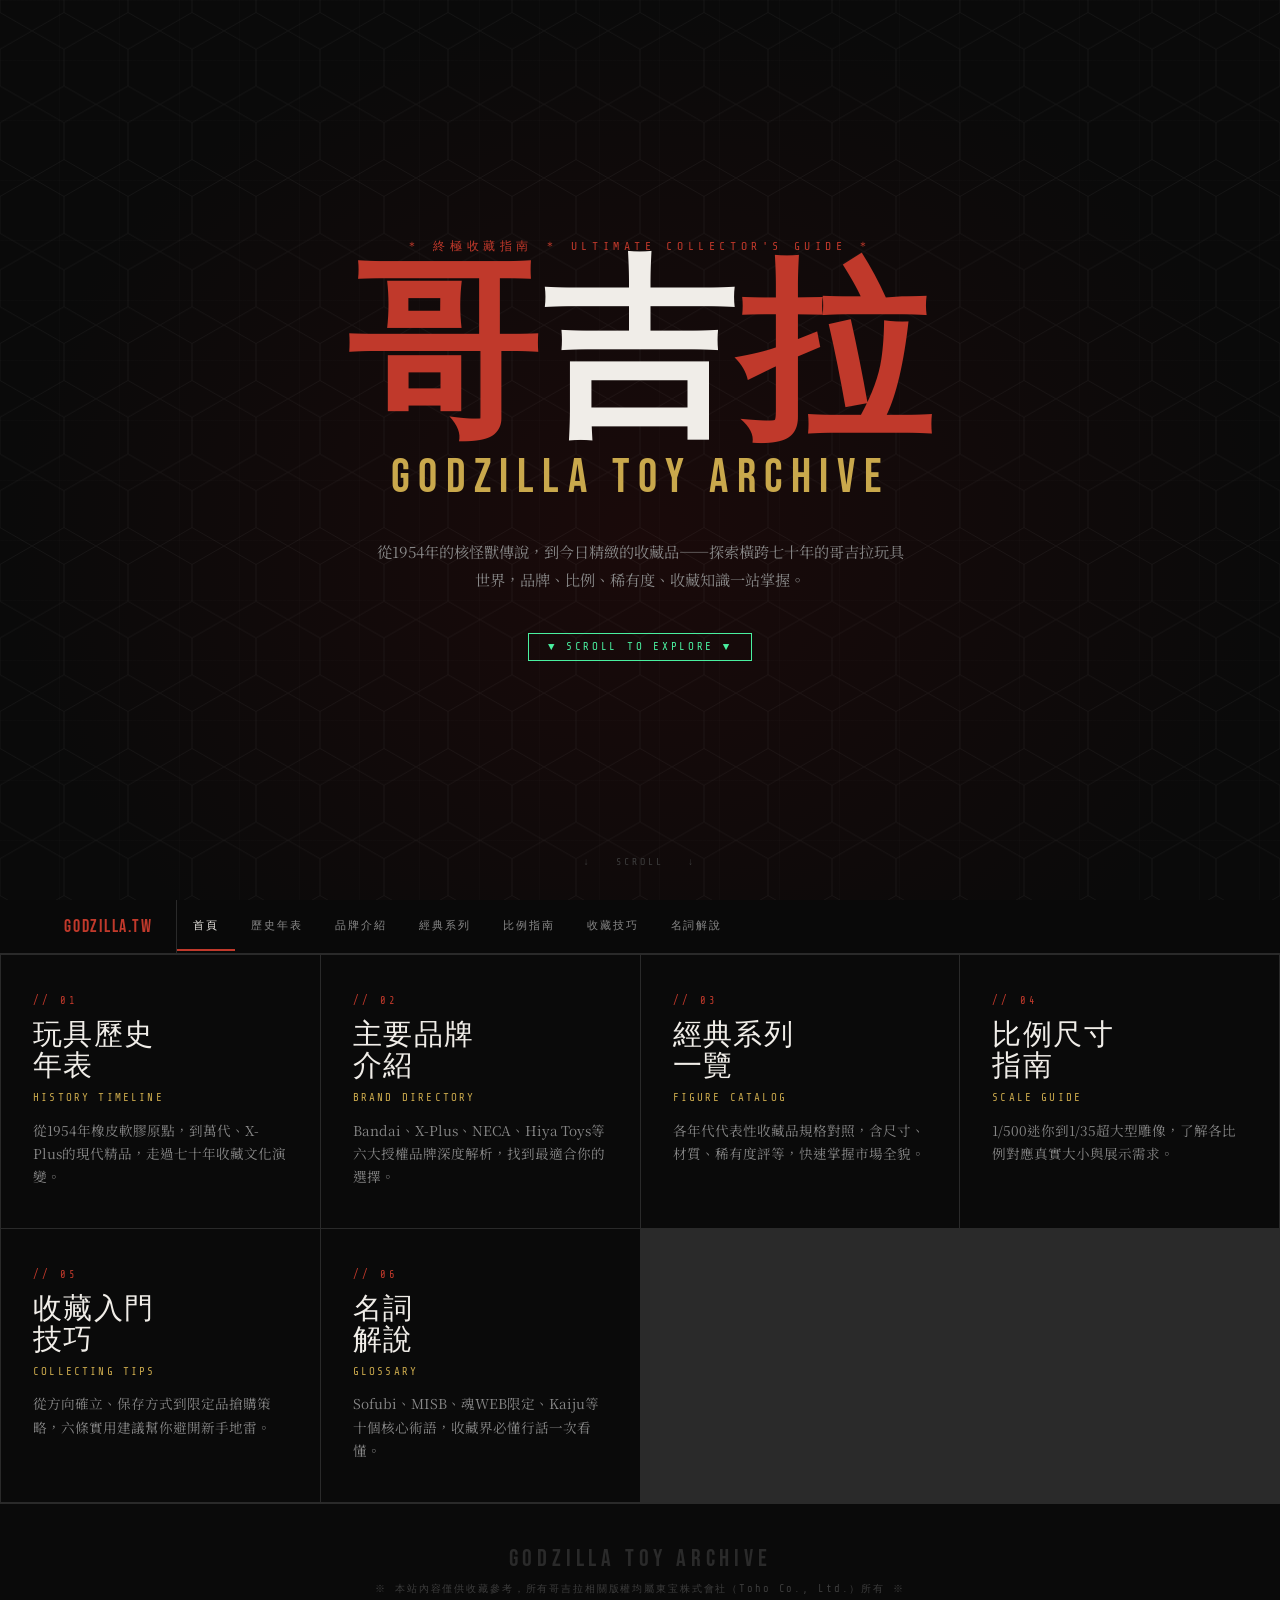
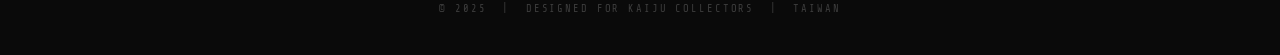
<file: index.html>
<!DOCTYPE html>
<html lang="zh-TW">
<head>
<meta charset="UTF-8">
<meta name="viewport" content="width=device-width, initial-scale=1.0">
<title>哥吉拉玩具圖鑑 GODZILLA TOY ARCHIVE</title>
<link rel="stylesheet" href="style.css">
<style>
  .hero {
    min-height: 100vh;
    display: flex;
    flex-direction: column;
    justify-content: center;
    align-items: center;
    position: relative;
    background: radial-gradient(ellipse at 50% 60%, #1a0a0a 0%, #0a0a0a 70%);
    overflow: hidden;
    text-align: center;
    padding: 4rem 2rem;
  }
  .hero::before {
    content: '';
    position: absolute; inset: 0;
    background-image:
      repeating-linear-gradient(0deg, transparent, transparent 59px, rgba(255,255,255,0.025) 60px),
      repeating-linear-gradient(90deg, transparent, transparent 59px, rgba(255,255,255,0.025) 60px);
    pointer-events: none;
  }
  .hero-scales { position: absolute; inset: 0; overflow: hidden; pointer-events: none; opacity: 0.06; }
  .hero-scales svg { width: 100%; height: 100%; }
  .hero-eyebrow { font-family: var(--font-mono); font-size: 0.72rem; letter-spacing: 0.4em; color: var(--kaiju-red); margin-bottom: 1.5rem; animation: fadeUp 1s ease both; }
  .hero-title { font-family: var(--font-title); font-size: clamp(5rem, 15vw, 13rem); line-height: 0.85; letter-spacing: 0.02em; color: var(--kaiju-white); animation: fadeUp 1s 0.1s ease both; }
  .hero-title span.red { color: var(--kaiju-red); }
  .hero-subtitle { font-family: var(--font-title); font-size: clamp(1.5rem, 4vw, 3rem); letter-spacing: 0.18em; color: var(--kaiju-gold); margin-top: 0.5rem; animation: fadeUp 1s 0.2s ease both; }
  .hero-desc { max-width: 540px; font-size: 0.95rem; line-height: 1.8; color: var(--kaiju-light); margin-top: 2rem; animation: fadeUp 1s 0.3s ease both; }
  .hero-badge { display: inline-block; margin-top: 2.5rem; font-family: var(--font-mono); font-size: 0.68rem; letter-spacing: 0.25em; color: var(--kaiju-atomic); border: 1px solid var(--kaiju-atomic); padding: 0.4rem 1.2rem; animation: fadeUp 1s 0.4s ease both, pulse 3s 2s ease infinite; }
  .scroll-hint { position: absolute; bottom: 2rem; left: 50%; transform: translateX(-50%); font-family: var(--font-mono); font-size: 0.62rem; letter-spacing: 0.3em; color: var(--kaiju-mid); animation: bounce 2s ease infinite; }
  @keyframes pulse { 0%,100%{opacity:1} 50%{opacity:0.4} }
  @keyframes bounce { 0%,100%{transform:translateX(-50%) translateY(0)} 50%{transform:translateX(-50%) translateY(8px)} }

  .index-grid { display: grid; grid-template-columns: repeat(auto-fill, minmax(280px, 1fr)); gap: 1px; background: var(--kaiju-gray); border: 1px solid var(--kaiju-gray); margin-top: 0; }
  .index-card { background: var(--kaiju-dark); padding: 2.5rem 2rem; text-decoration: none; display: block; transition: background 0.25s; position: relative; overflow: hidden; }
  .index-card:hover { background: var(--kaiju-charcoal); }
  .index-card::after { content: '→'; position: absolute; bottom: 1.5rem; right: 1.5rem; font-family: var(--font-mono); font-size: 1rem; color: var(--kaiju-red); opacity: 0; transform: translateX(-6px); transition: opacity 0.2s, transform 0.2s; }
  .index-card:hover::after { opacity: 1; transform: translateX(0); }
  .index-num { font-family: var(--font-mono); font-size: 0.65rem; letter-spacing: 0.3em; color: var(--kaiju-red); margin-bottom: 0.8rem; }
  .index-title { font-family: var(--font-title); font-size: 1.8rem; letter-spacing: 0.05em; color: var(--kaiju-white); margin-bottom: 0.5rem; line-height: 1.1; }
  .index-sub { font-family: var(--font-mono); font-size: 0.68rem; letter-spacing: 0.2em; color: var(--kaiju-gold); margin-bottom: 0.9rem; }
  .index-desc { font-size: 0.85rem; line-height: 1.7; color: var(--kaiju-light); }
</style>
</head>
<body>

<div class="hero">
  <div class="hero-scales">
    <svg viewBox="0 0 800 800" preserveAspectRatio="xMidYMid slice">
      <defs><pattern id="hex" x="0" y="0" width="40" height="46" patternUnits="userSpaceOnUse">
        <polygon points="20,0 40,11.5 40,34.5 20,46 0,34.5 0,11.5" fill="none" stroke="white" stroke-width="0.5"/>
      </pattern></defs>
      <rect width="800" height="800" fill="url(#hex)"/>
    </svg>
  </div>
  <p class="hero-eyebrow">＊ 終極收藏指南 ＊ ULTIMATE COLLECTOR'S GUIDE ＊</p>
  <h1 class="hero-title"><span class="red">哥</span>吉<span class="red">拉</span></h1>
  <p class="hero-subtitle">GODZILLA TOY ARCHIVE</p>
  <p class="hero-desc">從1954年的核怪獸傳說，到今日精緻的收藏品——探索橫跨七十年的哥吉拉玩具世界，品牌、比例、稀有度、收藏知識一站掌握。</p>
  <span class="hero-badge">▼ SCROLL TO EXPLORE ▼</span>
  <div class="scroll-hint">↓ &nbsp; SCROLL &nbsp; ↓</div>
</div>

<nav>
  <div class="nav-inner">
    <a class="nav-logo" href="index.html">GODZILLA.TW</a>
    <a class="nav-link active" href="index.html">首頁</a>
    <a class="nav-link" href="history.html">歷史年表</a>
    <a class="nav-link" href="brands.html">品牌介紹</a>
    <a class="nav-link" href="figures.html">經典系列</a>
    <a class="nav-link" href="scale.html">比例指南</a>
    <a class="nav-link" href="collecting.html">收藏技巧</a>
    <a class="nav-link" href="glossary.html">名詞解說</a>
  </div>
</nav>

<div class="index-grid">
  <a class="index-card" href="history.html">
    <div class="index-num">// 01</div>
    <div class="index-title">玩具歷史<br>年表</div>
    <div class="index-sub">HISTORY TIMELINE</div>
    <p class="index-desc">從1954年橡皮軟膠原點，到萬代、X-Plus的現代精品，走過七十年收藏文化演變。</p>
  </a>
  <a class="index-card" href="brands.html">
    <div class="index-num">// 02</div>
    <div class="index-title">主要品牌<br>介紹</div>
    <div class="index-sub">BRAND DIRECTORY</div>
    <p class="index-desc">Bandai、X-Plus、NECA、Hiya Toys等六大授權品牌深度解析，找到最適合你的選擇。</p>
  </a>
  <a class="index-card" href="figures.html">
    <div class="index-num">// 03</div>
    <div class="index-title">經典系列<br>一覽</div>
    <div class="index-sub">FIGURE CATALOG</div>
    <p class="index-desc">各年代代表性收藏品規格對照，含尺寸、材質、稀有度評等，快速掌握市場全貌。</p>
  </a>
  <a class="index-card" href="scale.html">
    <div class="index-num">// 04</div>
    <div class="index-title">比例尺寸<br>指南</div>
    <div class="index-sub">SCALE GUIDE</div>
    <p class="index-desc">1/500迷你到1/35超大型雕像，了解各比例對應真實大小與展示需求。</p>
  </a>
  <a class="index-card" href="collecting.html">
    <div class="index-num">// 05</div>
    <div class="index-title">收藏入門<br>技巧</div>
    <div class="index-sub">COLLECTING TIPS</div>
    <p class="index-desc">從方向確立、保存方式到限定品搶購策略，六條實用建議幫你避開新手地雷。</p>
  </a>
  <a class="index-card" href="glossary.html">
    <div class="index-num">// 06</div>
    <div class="index-title">名詞<br>解說</div>
    <div class="index-sub">GLOSSARY</div>
    <p class="index-desc">Sofubi、MISB、魂WEB限定、Kaiju等十個核心術語，收藏界必懂行話一次看懂。</p>
  </a>
</div>

<footer>
  <div class="footer-title">GODZILLA TOY ARCHIVE</div>
  <p class="footer-text">※ 本站內容僅供收藏參考，所有哥吉拉相關版權均屬東宝株式會社（Toho Co., Ltd.）所有 ※</p>
  <p class="footer-text" style="margin-top:0.4rem;">© 2025 &nbsp;|&nbsp; DESIGNED FOR KAIJU COLLECTORS &nbsp;|&nbsp; TAIWAN</p>
</footer>
</body>
</html>
</file>
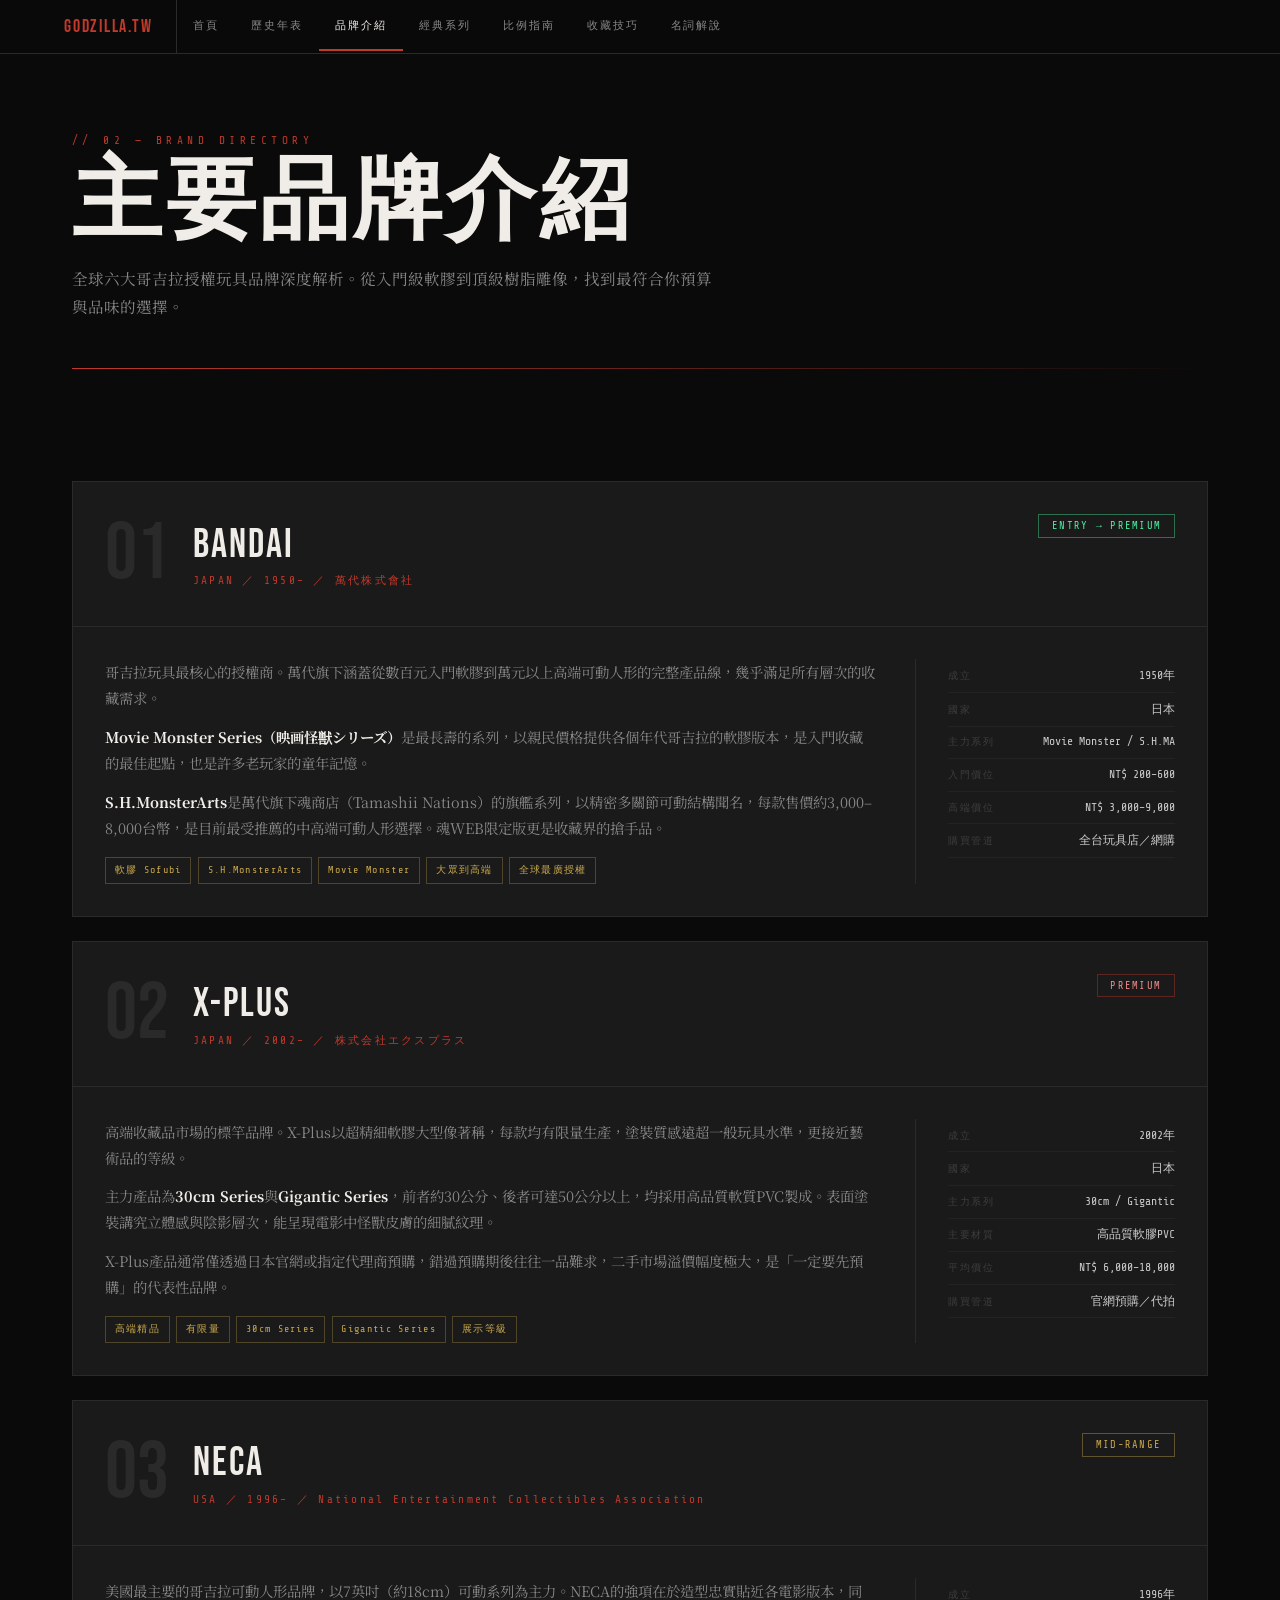
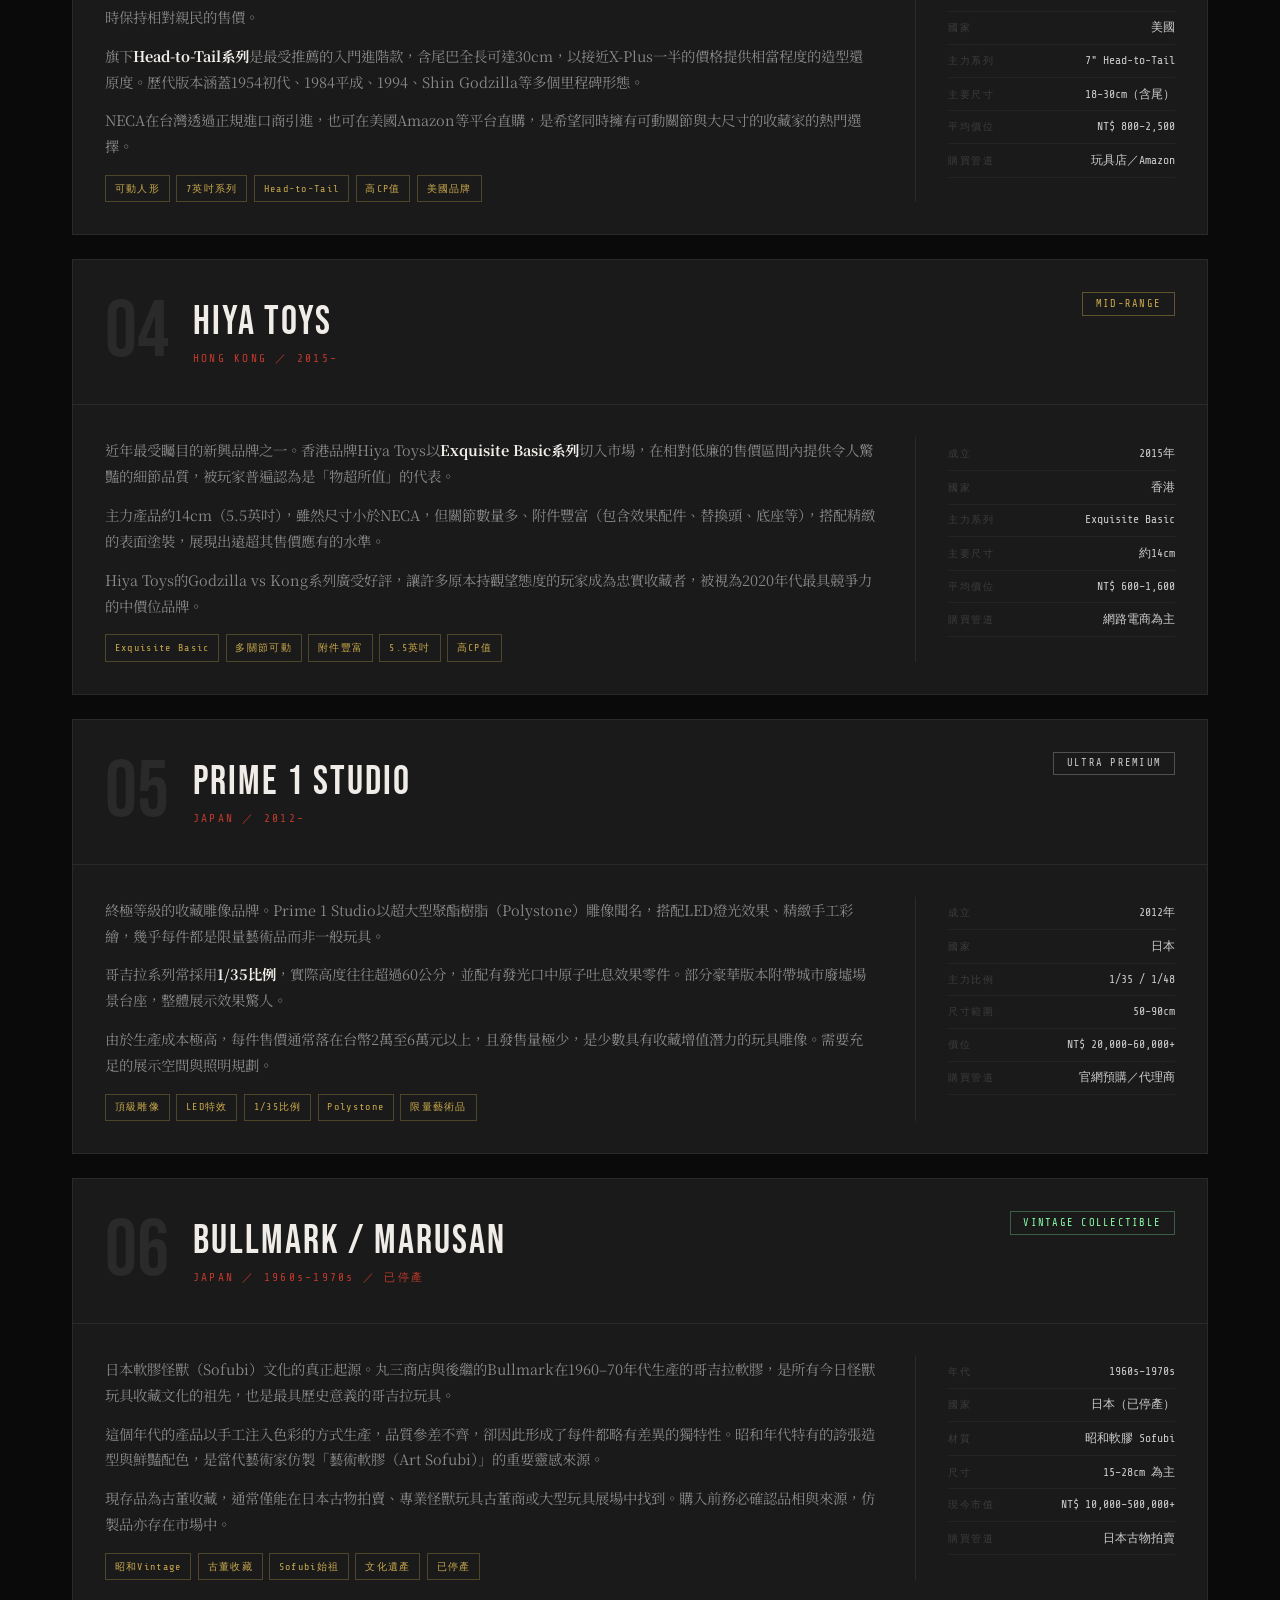
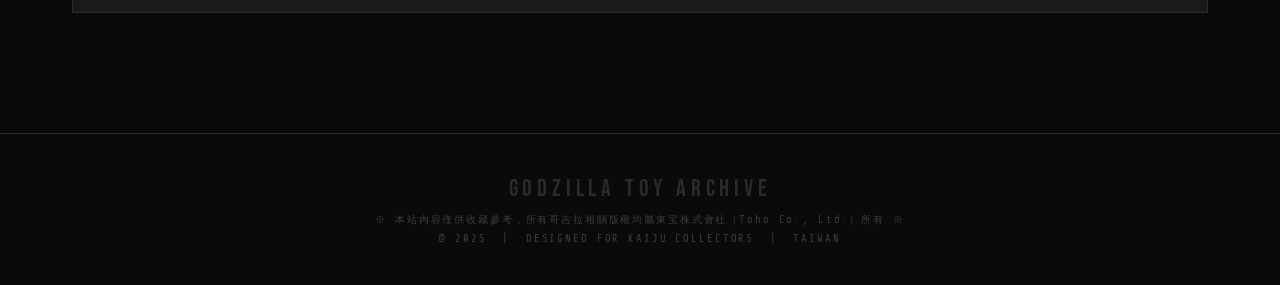
<file: brands.html>
<!DOCTYPE html>
<html lang="zh-TW">
<head>
<meta charset="UTF-8">
<meta name="viewport" content="width=device-width, initial-scale=1.0">
<title>品牌介紹 — GODZILLA TOY ARCHIVE</title>
<link rel="stylesheet" href="style.css">
<style>
  .brand-detail {
    background: var(--kaiju-charcoal);
    border: 1px solid var(--kaiju-gray);
    margin-bottom: 1.5rem;
    overflow: hidden;
    transition: border-color 0.3s;
  }
  .brand-detail:hover { border-color: var(--kaiju-red); }
  .brand-header {
    display: grid;
    grid-template-columns: auto 1fr auto;
    align-items: center;
    gap: 1.5rem;
    padding: 2rem;
    border-bottom: 1px solid var(--kaiju-gray);
  }
  .brand-num-lg { font-family: var(--font-title); font-size: 5rem; line-height: 1; color: var(--kaiju-gray); }
  .brand-name-lg { font-family: var(--font-title); font-size: 2.5rem; letter-spacing: 0.05em; color: var(--kaiju-white); }
  .brand-origin-lg { font-family: var(--font-mono); font-size: 0.7rem; letter-spacing: 0.2em; color: var(--kaiju-red); margin-top: 0.3rem; }
  .brand-tier {
    font-family: var(--font-mono);
    font-size: 0.65rem;
    letter-spacing: 0.12em;
    padding: 0.3rem 0.8rem;
    border: 1px solid;
    white-space: nowrap;
    align-self: flex-start;
  }
  .tier-entry   { color: var(--kaiju-atomic); border-color: rgba(74,240,160,0.4); }
  .tier-mid     { color: var(--kaiju-gold);   border-color: rgba(201,168,76,0.4); }
  .tier-premium { color: #e88;                border-color: rgba(192,57,43,0.4); }
  .tier-ultra   { color: var(--kaiju-pale);   border-color: rgba(204,204,204,0.3); }
  .tier-vintage { color: #8fa; border-color: rgba(136,255,170,0.3); }
  .brand-body { padding: 2rem; display: grid; grid-template-columns: 1fr 260px; gap: 2.5rem; }
  .brand-body-text { font-size: 0.9rem; line-height: 1.8; color: var(--kaiju-light); }
  .brand-body-text p + p { margin-top: 0.8rem; }
  .brand-specs { border-left: 1px solid var(--kaiju-gray); padding-left: 2rem; }
  .spec-row { display: flex; justify-content: space-between; align-items: baseline; padding: 0.55rem 0; border-bottom: 1px solid rgba(255,255,255,0.04); gap: 1rem; }
  .spec-key { font-family: var(--font-mono); font-size: 0.65rem; letter-spacing: 0.15em; color: var(--kaiju-mid); }
  .spec-val { font-family: var(--font-mono); font-size: 0.72rem; color: var(--kaiju-pale); text-align: right; }
  .brand-tags-lg { margin-top: 1rem; display: flex; flex-wrap: wrap; gap: 0.4rem; }
  @media (max-width: 700px) {
    .brand-body { grid-template-columns: 1fr; }
    .brand-specs { border-left: none; border-top: 1px solid var(--kaiju-gray); padding-left: 0; padding-top: 1.5rem; }
    .brand-header { grid-template-columns: auto 1fr; }
    .brand-tier { display: none; }
  }
</style>
</head>
<body>

<nav>
  <div class="nav-inner">
    <a class="nav-logo" href="index.html">GODZILLA.TW</a>
    <a class="nav-link" href="index.html">首頁</a>
    <a class="nav-link" href="history.html">歷史年表</a>
    <a class="nav-link active" href="brands.html">品牌介紹</a>
    <a class="nav-link" href="figures.html">經典系列</a>
    <a class="nav-link" href="scale.html">比例指南</a>
    <a class="nav-link" href="collecting.html">收藏技巧</a>
    <a class="nav-link" href="glossary.html">名詞解說</a>
  </div>
</nav>

<div class="page-hero">
  <p class="section-label fade-up">// 02 — BRAND DIRECTORY</p>
  <h1 class="page-title fade-up-2">主要品牌介紹</h1>
  <p class="page-desc fade-up-3">全球六大哥吉拉授權玩具品牌深度解析。從入門級軟膠到頂級樹脂雕像，找到最符合你預算與品味的選擇。</p>
</div>

<div class="main-content">

  <div class="brand-detail">
    <div class="brand-header">
      <div class="brand-num-lg">01</div>
      <div>
        <div class="brand-name-lg">BANDAI</div>
        <div class="brand-origin-lg">JAPAN ／ 1950– ／ 萬代株式會社</div>
      </div>
      <span class="brand-tier tier-entry">ENTRY → PREMIUM</span>
    </div>
    <div class="brand-body">
      <div class="brand-body-text">
        <p>哥吉拉玩具最核心的授權商。萬代旗下涵蓋從數百元入門軟膠到萬元以上高端可動人形的完整產品線，幾乎滿足所有層次的收藏需求。</p>
        <p><strong style="color:var(--kaiju-white)">Movie Monster Series（映画怪獣シリーズ）</strong>是最長壽的系列，以親民價格提供各個年代哥吉拉的軟膠版本，是入門收藏的最佳起點，也是許多老玩家的童年記憶。</p>
        <p><strong style="color:var(--kaiju-white)">S.H.MonsterArts</strong>是萬代旗下魂商店（Tamashii Nations）的旗艦系列，以精密多關節可動結構聞名，每款售價約3,000–8,000台幣，是目前最受推薦的中高端可動人形選擇。魂WEB限定版更是收藏界的搶手品。</p>
        <div class="brand-tags-lg">
          <span class="tag">軟膠 Sofubi</span><span class="tag">S.H.MonsterArts</span><span class="tag">Movie Monster</span><span class="tag">大眾到高端</span><span class="tag">全球最廣授權</span>
        </div>
      </div>
      <div class="brand-specs">
        <div class="spec-row"><span class="spec-key">成立</span><span class="spec-val">1950年</span></div>
        <div class="spec-row"><span class="spec-key">國家</span><span class="spec-val">日本</span></div>
        <div class="spec-row"><span class="spec-key">主力系列</span><span class="spec-val">Movie Monster / S.H.MA</span></div>
        <div class="spec-row"><span class="spec-key">入門價位</span><span class="spec-val">NT$ 200–600</span></div>
        <div class="spec-row"><span class="spec-key">高端價位</span><span class="spec-val">NT$ 3,000–9,000</span></div>
        <div class="spec-row"><span class="spec-key">購買管道</span><span class="spec-val">全台玩具店／網購</span></div>
      </div>
    </div>
  </div>

  <div class="brand-detail">
    <div class="brand-header">
      <div class="brand-num-lg">02</div>
      <div>
        <div class="brand-name-lg">X-PLUS</div>
        <div class="brand-origin-lg">JAPAN ／ 2002– ／ 株式会社エクスプラス</div>
      </div>
      <span class="brand-tier tier-premium">PREMIUM</span>
    </div>
    <div class="brand-body">
      <div class="brand-body-text">
        <p>高端收藏品市場的標竿品牌。X-Plus以超精細軟膠大型像著稱，每款均有限量生產，塗裝質感遠超一般玩具水準，更接近藝術品的等級。</p>
        <p>主力產品為<strong style="color:var(--kaiju-white)">30cm Series</strong>與<strong style="color:var(--kaiju-white)">Gigantic Series</strong>，前者約30公分、後者可達50公分以上，均採用高品質軟質PVC製成。表面塗裝講究立體感與陰影層次，能呈現電影中怪獸皮膚的細膩紋理。</p>
        <p>X-Plus產品通常僅透過日本官網或指定代理商預購，錯過預購期後往往一品難求，二手市場溢價幅度極大，是「一定要先預購」的代表性品牌。</p>
        <div class="brand-tags-lg">
          <span class="tag">高端精品</span><span class="tag">有限量</span><span class="tag">30cm Series</span><span class="tag">Gigantic Series</span><span class="tag">展示等級</span>
        </div>
      </div>
      <div class="brand-specs">
        <div class="spec-row"><span class="spec-key">成立</span><span class="spec-val">2002年</span></div>
        <div class="spec-row"><span class="spec-key">國家</span><span class="spec-val">日本</span></div>
        <div class="spec-row"><span class="spec-key">主力系列</span><span class="spec-val">30cm / Gigantic</span></div>
        <div class="spec-row"><span class="spec-key">主要材質</span><span class="spec-val">高品質軟膠PVC</span></div>
        <div class="spec-row"><span class="spec-key">平均價位</span><span class="spec-val">NT$ 6,000–18,000</span></div>
        <div class="spec-row"><span class="spec-key">購買管道</span><span class="spec-val">官網預購／代拍</span></div>
      </div>
    </div>
  </div>

  <div class="brand-detail">
    <div class="brand-header">
      <div class="brand-num-lg">03</div>
      <div>
        <div class="brand-name-lg">NECA</div>
        <div class="brand-origin-lg">USA ／ 1996– ／ National Entertainment Collectibles Association</div>
      </div>
      <span class="brand-tier tier-mid">MID-RANGE</span>
    </div>
    <div class="brand-body">
      <div class="brand-body-text">
        <p>美國最主要的哥吉拉可動人形品牌，以7英吋（約18cm）可動系列為主力。NECA的強項在於造型忠實貼近各電影版本，同時保持相對親民的售價。</p>
        <p>旗下<strong style="color:var(--kaiju-white)">Head-to-Tail系列</strong>是最受推薦的入門進階款，含尾巴全長可達30cm，以接近X-Plus一半的價格提供相當程度的造型還原度。歷代版本涵蓋1954初代、1984平成、1994、Shin Godzilla等多個里程碑形態。</p>
        <p>NECA在台灣透過正規進口商引進，也可在美國Amazon等平台直購，是希望同時擁有可動關節與大尺寸的收藏家的熱門選擇。</p>
        <div class="brand-tags-lg">
          <span class="tag">可動人形</span><span class="tag">7英吋系列</span><span class="tag">Head-to-Tail</span><span class="tag">高CP值</span><span class="tag">美國品牌</span>
        </div>
      </div>
      <div class="brand-specs">
        <div class="spec-row"><span class="spec-key">成立</span><span class="spec-val">1996年</span></div>
        <div class="spec-row"><span class="spec-key">國家</span><span class="spec-val">美國</span></div>
        <div class="spec-row"><span class="spec-key">主力系列</span><span class="spec-val">7" Head-to-Tail</span></div>
        <div class="spec-row"><span class="spec-key">主要尺寸</span><span class="spec-val">18–30cm（含尾）</span></div>
        <div class="spec-row"><span class="spec-key">平均價位</span><span class="spec-val">NT$ 800–2,500</span></div>
        <div class="spec-row"><span class="spec-key">購買管道</span><span class="spec-val">玩具店／Amazon</span></div>
      </div>
    </div>
  </div>

  <div class="brand-detail">
    <div class="brand-header">
      <div class="brand-num-lg">04</div>
      <div>
        <div class="brand-name-lg">HIYA TOYS</div>
        <div class="brand-origin-lg">HONG KONG ／ 2015–</div>
      </div>
      <span class="brand-tier tier-mid">MID-RANGE</span>
    </div>
    <div class="brand-body">
      <div class="brand-body-text">
        <p>近年最受矚目的新興品牌之一。香港品牌Hiya Toys以<strong style="color:var(--kaiju-white)">Exquisite Basic系列</strong>切入市場，在相對低廉的售價區間內提供令人驚豔的細節品質，被玩家普遍認為是「物超所值」的代表。</p>
        <p>主力產品約14cm（5.5英吋），雖然尺寸小於NECA，但關節數量多、附件豐富（包含效果配件、替換頭、底座等），搭配精緻的表面塗裝，展現出遠超其售價應有的水準。</p>
        <p>Hiya Toys的Godzilla vs Kong系列廣受好評，讓許多原本持觀望態度的玩家成為忠實收藏者，被視為2020年代最具競爭力的中價位品牌。</p>
        <div class="brand-tags-lg">
          <span class="tag">Exquisite Basic</span><span class="tag">多關節可動</span><span class="tag">附件豐富</span><span class="tag">5.5英吋</span><span class="tag">高CP值</span>
        </div>
      </div>
      <div class="brand-specs">
        <div class="spec-row"><span class="spec-key">成立</span><span class="spec-val">2015年</span></div>
        <div class="spec-row"><span class="spec-key">國家</span><span class="spec-val">香港</span></div>
        <div class="spec-row"><span class="spec-key">主力系列</span><span class="spec-val">Exquisite Basic</span></div>
        <div class="spec-row"><span class="spec-key">主要尺寸</span><span class="spec-val">約14cm</span></div>
        <div class="spec-row"><span class="spec-key">平均價位</span><span class="spec-val">NT$ 600–1,600</span></div>
        <div class="spec-row"><span class="spec-key">購買管道</span><span class="spec-val">網路電商為主</span></div>
      </div>
    </div>
  </div>

  <div class="brand-detail">
    <div class="brand-header">
      <div class="brand-num-lg">05</div>
      <div>
        <div class="brand-name-lg">PRIME 1 STUDIO</div>
        <div class="brand-origin-lg">JAPAN ／ 2012–</div>
      </div>
      <span class="brand-tier tier-ultra">ULTRA PREMIUM</span>
    </div>
    <div class="brand-body">
      <div class="brand-body-text">
        <p>終極等級的收藏雕像品牌。Prime 1 Studio以超大型聚酯樹脂（Polystone）雕像聞名，搭配LED燈光效果、精緻手工彩繪，幾乎每件都是限量藝術品而非一般玩具。</p>
        <p>哥吉拉系列常採用<strong style="color:var(--kaiju-white)">1/35比例</strong>，實際高度往往超過60公分，並配有發光口中原子吐息效果零件。部分豪華版本附帶城市廢墟場景台座，整體展示效果驚人。</p>
        <p>由於生產成本極高，每件售價通常落在台幣2萬至6萬元以上，且發售量極少，是少數具有收藏增值潛力的玩具雕像。需要充足的展示空間與照明規劃。</p>
        <div class="brand-tags-lg">
          <span class="tag">頂級雕像</span><span class="tag">LED特效</span><span class="tag">1/35比例</span><span class="tag">Polystone</span><span class="tag">限量藝術品</span>
        </div>
      </div>
      <div class="brand-specs">
        <div class="spec-row"><span class="spec-key">成立</span><span class="spec-val">2012年</span></div>
        <div class="spec-row"><span class="spec-key">國家</span><span class="spec-val">日本</span></div>
        <div class="spec-row"><span class="spec-key">主力比例</span><span class="spec-val">1/35 / 1/48</span></div>
        <div class="spec-row"><span class="spec-key">尺寸範圍</span><span class="spec-val">50–90cm</span></div>
        <div class="spec-row"><span class="spec-key">價位</span><span class="spec-val">NT$ 20,000–60,000+</span></div>
        <div class="spec-row"><span class="spec-key">購買管道</span><span class="spec-val">官網預購／代理商</span></div>
      </div>
    </div>
  </div>

  <div class="brand-detail">
    <div class="brand-header">
      <div class="brand-num-lg">06</div>
      <div>
        <div class="brand-name-lg">BULLMARK / MARUSAN</div>
        <div class="brand-origin-lg">JAPAN ／ 1960s–1970s ／ 已停產</div>
      </div>
      <span class="brand-tier tier-vintage">VINTAGE COLLECTIBLE</span>
    </div>
    <div class="brand-body">
      <div class="brand-body-text">
        <p>日本軟膠怪獸（Sofubi）文化的真正起源。丸三商店與後繼的Bullmark在1960–70年代生產的哥吉拉軟膠，是所有今日怪獸玩具收藏文化的祖先，也是最具歷史意義的哥吉拉玩具。</p>
        <p>這個年代的產品以手工注入色彩的方式生產，品質參差不齊，卻因此形成了每件都略有差異的獨特性。昭和年代特有的誇張造型與鮮豔配色，是當代藝術家仿製「藝術軟膠（Art Sofubi）」的重要靈感來源。</p>
        <p>現存品為古董收藏，通常僅能在日本古物拍賣、專業怪獸玩具古董商或大型玩具展場中找到。購入前務必確認品相與來源，仿製品亦存在市場中。</p>
        <div class="brand-tags-lg">
          <span class="tag">昭和Vintage</span><span class="tag">古董收藏</span><span class="tag">Sofubi始祖</span><span class="tag">文化遺產</span><span class="tag">已停產</span>
        </div>
      </div>
      <div class="brand-specs">
        <div class="spec-row"><span class="spec-key">年代</span><span class="spec-val">1960s–1970s</span></div>
        <div class="spec-row"><span class="spec-key">國家</span><span class="spec-val">日本（已停產）</span></div>
        <div class="spec-row"><span class="spec-key">材質</span><span class="spec-val">昭和軟膠 Sofubi</span></div>
        <div class="spec-row"><span class="spec-key">尺寸</span><span class="spec-val">15–28cm 為主</span></div>
        <div class="spec-row"><span class="spec-key">現今市值</span><span class="spec-val">NT$ 10,000–500,000+</span></div>
        <div class="spec-row"><span class="spec-key">購買管道</span><span class="spec-val">日本古物拍賣</span></div>
      </div>
    </div>
  </div>

</div>

<footer>
  <div class="footer-title">GODZILLA TOY ARCHIVE</div>
  <p class="footer-text">※ 本站內容僅供收藏參考，所有哥吉拉相關版權均屬東宝株式會社（Toho Co., Ltd.）所有 ※</p>
  <p class="footer-text" style="margin-top:0.4rem;">© 2025 &nbsp;|&nbsp; DESIGNED FOR KAIJU COLLECTORS &nbsp;|&nbsp; TAIWAN</p>
</footer>
</body>
</html>
</file>
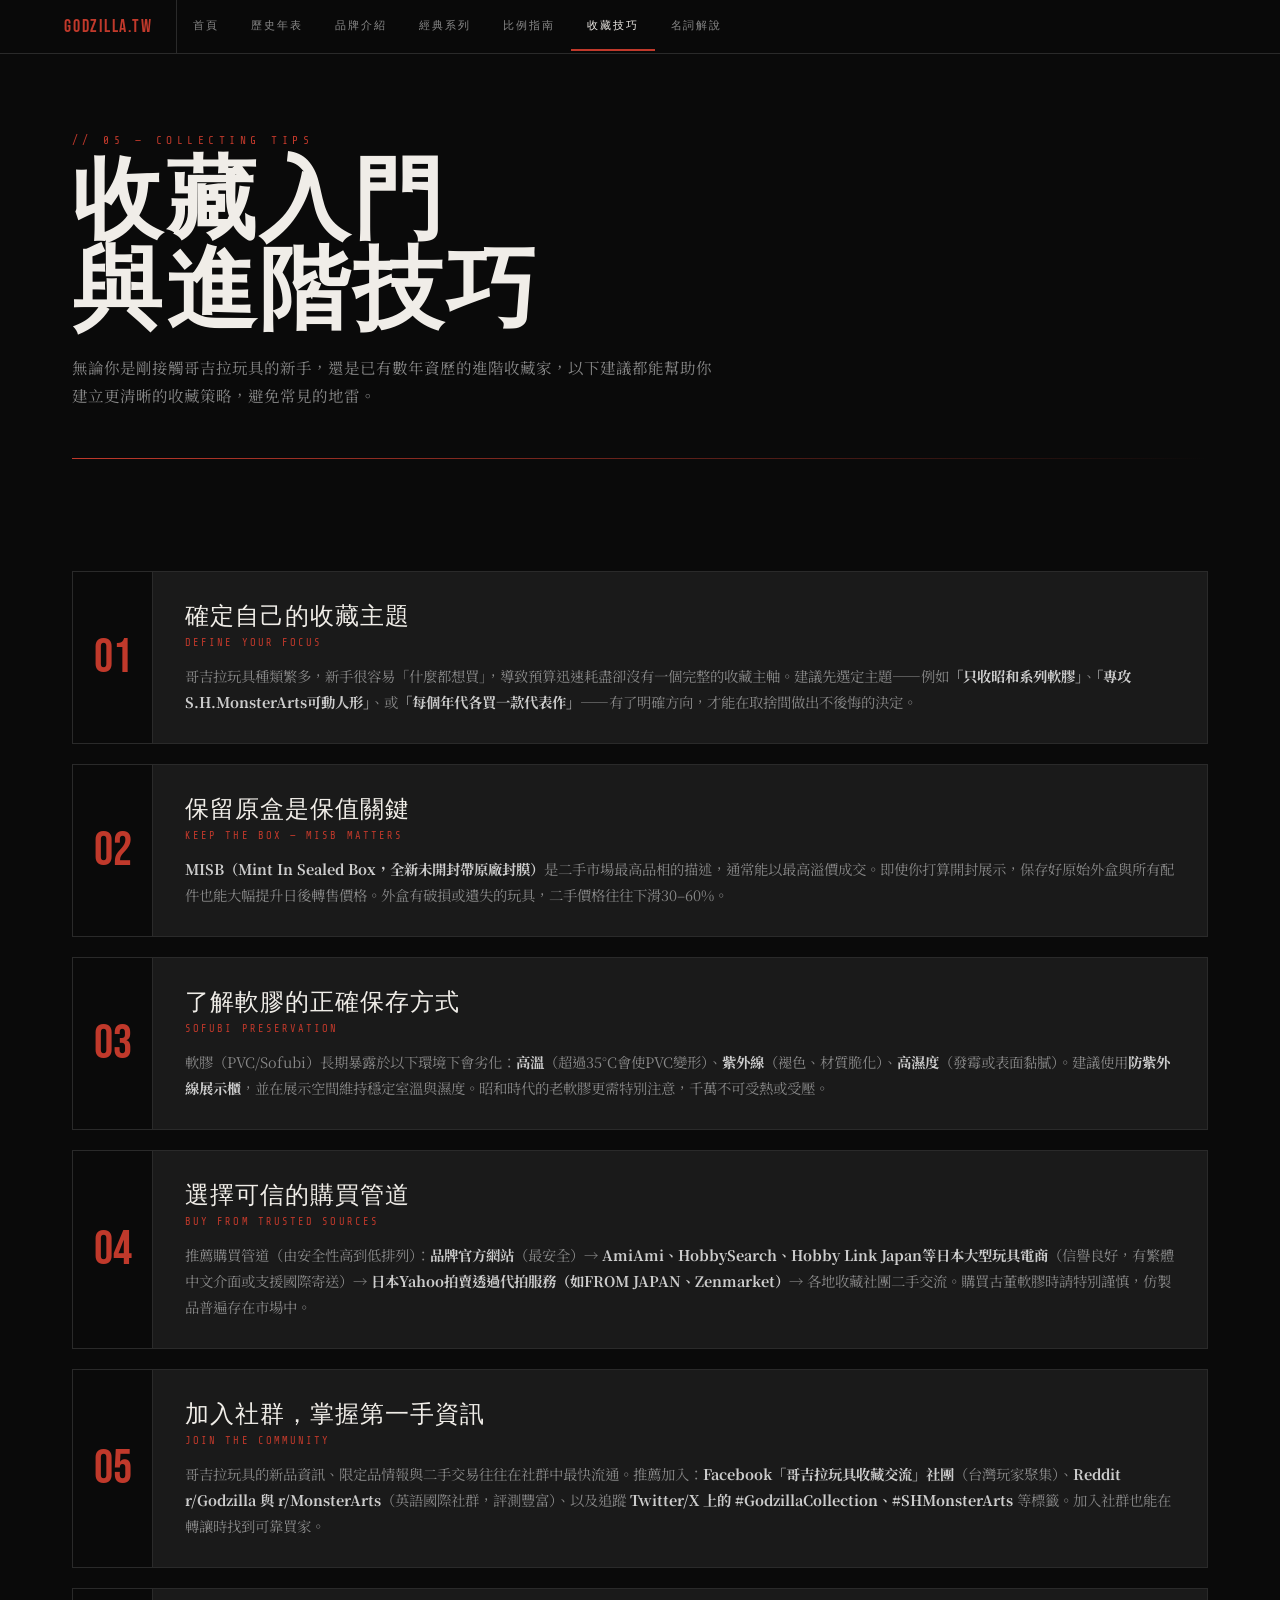
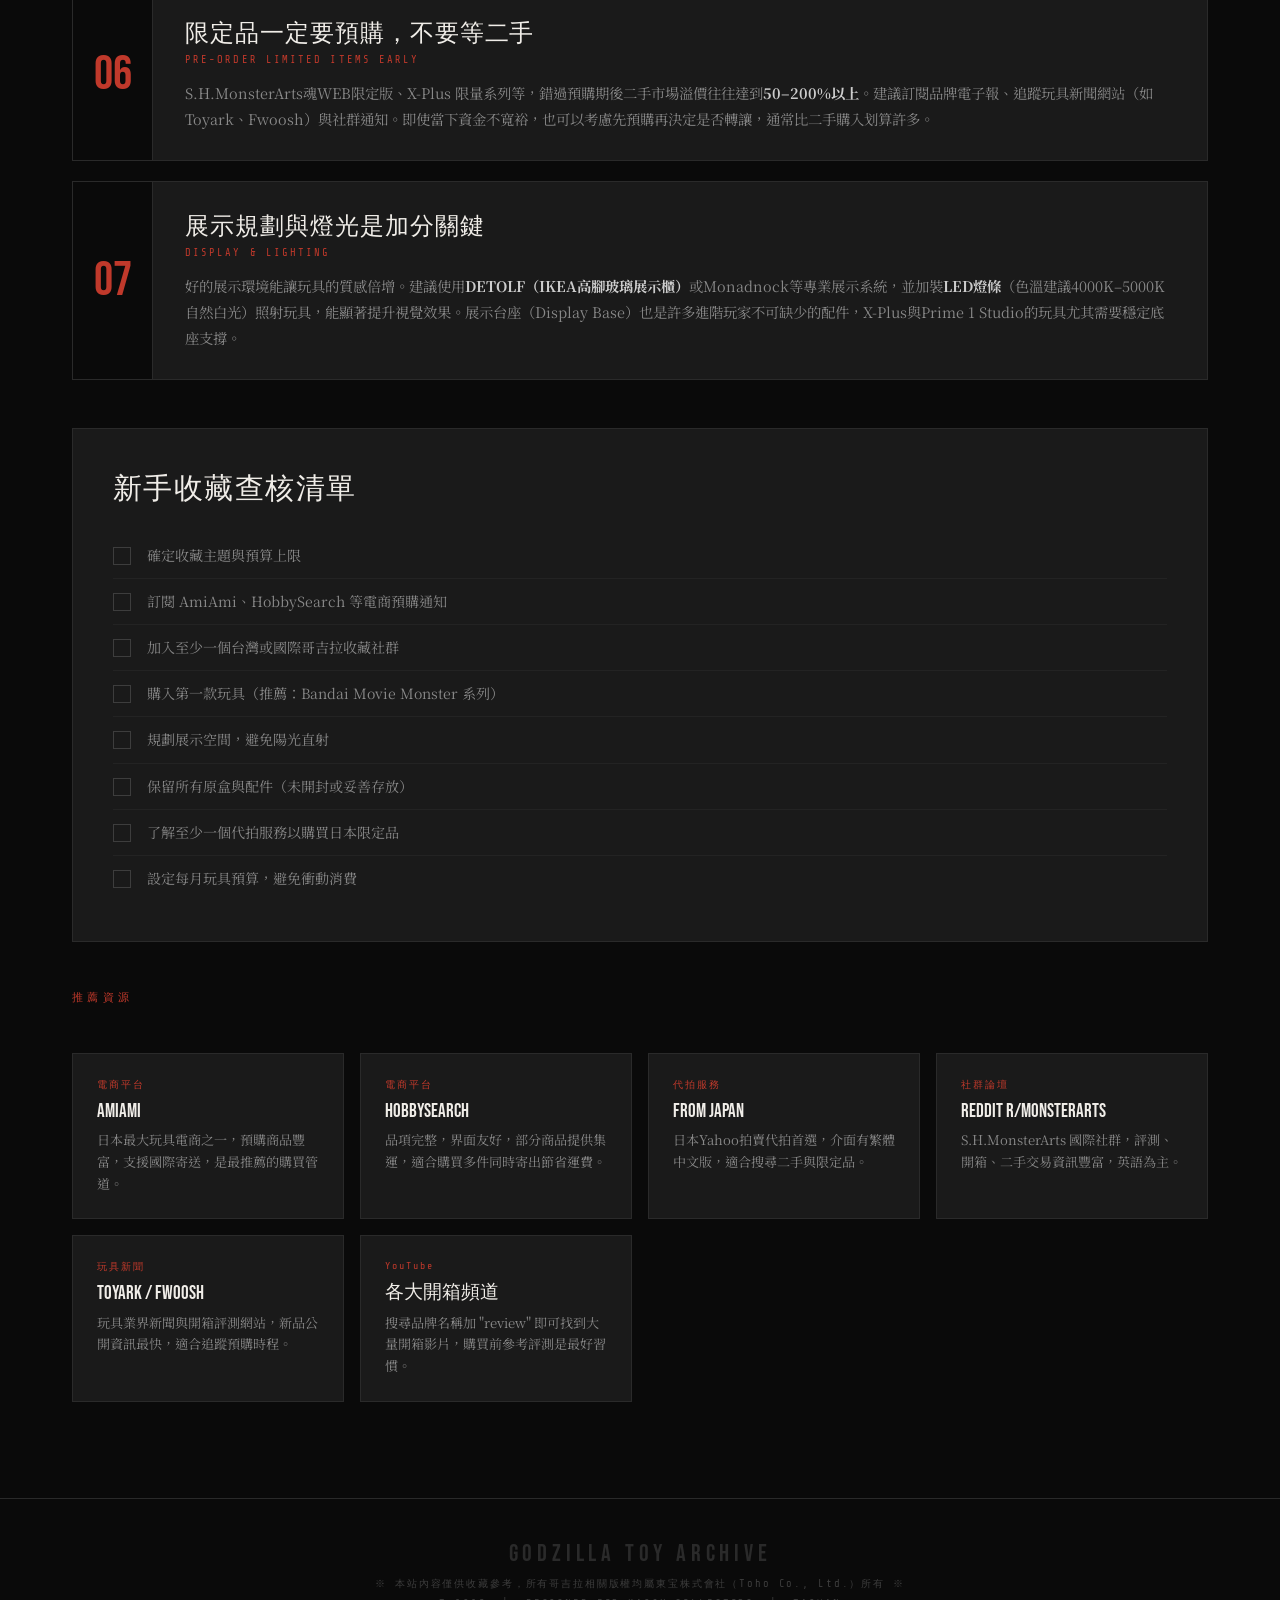
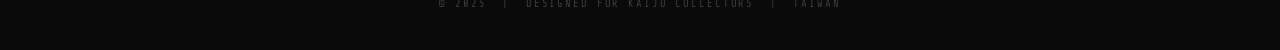
<file: collecting.html>
<!DOCTYPE html>
<html lang="zh-TW">
<head>
<meta charset="UTF-8">
<meta name="viewport" content="width=device-width, initial-scale=1.0">
<title>收藏技巧 — GODZILLA TOY ARCHIVE</title>
<link rel="stylesheet" href="style.css">
<style>
  .tip-card {
    display: grid;
    grid-template-columns: 80px 1fr;
    gap: 0;
    border: 1px solid var(--kaiju-gray);
    background: var(--kaiju-charcoal);
    margin-bottom: 1.25rem;
    overflow: hidden;
    transition: border-color 0.25s;
  }
  .tip-card:hover { border-color: var(--kaiju-red); }
  .tip-card-num {
    background: var(--kaiju-dark);
    display: flex;
    align-items: center;
    justify-content: center;
    font-family: var(--font-title);
    font-size: 3rem;
    color: var(--kaiju-red);
    border-right: 1px solid var(--kaiju-gray);
    flex-shrink: 0;
  }
  .tip-card-body { padding: 1.75rem 2rem; }
  .tip-card-title {
    font-family: var(--font-title);
    font-size: 1.5rem;
    letter-spacing: 0.04em;
    color: var(--kaiju-white);
    margin-bottom: 0.3rem;
  }
  .tip-card-sub {
    font-family: var(--font-mono);
    font-size: 0.65rem;
    letter-spacing: 0.2em;
    color: var(--kaiju-red);
    margin-bottom: 0.9rem;
  }
  .tip-card-text { font-size: 0.9rem; line-height: 1.8; color: var(--kaiju-light); }
  .tip-card-text strong { color: var(--kaiju-pale); font-weight: 700; }

  .checklist {
    background: var(--kaiju-charcoal);
    border: 1px solid var(--kaiju-gray);
    padding: 2.5rem;
    margin-top: 3rem;
  }
  .checklist-title {
    font-family: var(--font-title);
    font-size: 1.8rem;
    letter-spacing: 0.05em;
    color: var(--kaiju-white);
    margin-bottom: 1.5rem;
  }
  .check-item {
    display: flex;
    align-items: flex-start;
    gap: 1rem;
    padding: 0.75rem 0;
    border-bottom: 1px solid rgba(255,255,255,0.04);
    cursor: pointer;
    user-select: none;
  }
  .check-item:last-child { border-bottom: none; }
  .check-box {
    width: 18px; height: 18px;
    border: 1px solid var(--kaiju-mid);
    flex-shrink: 0;
    margin-top: 2px;
    display: flex; align-items: center; justify-content: center;
    transition: border-color 0.2s, background 0.2s;
  }
  .check-item.checked .check-box {
    background: var(--kaiju-red);
    border-color: var(--kaiju-red);
  }
  .check-item.checked .check-box::after {
    content: '✓';
    color: white;
    font-size: 11px;
    font-weight: bold;
  }
  .check-item.checked .check-label { color: var(--kaiju-mid); text-decoration: line-through; }
  .check-label { font-size: 0.88rem; color: var(--kaiju-light); line-height: 1.5; }

  .resource-grid { display: grid; grid-template-columns: repeat(auto-fill, minmax(240px, 1fr)); gap: 1rem; margin-top: 3rem; }
  .resource-card {
    background: var(--kaiju-charcoal);
    border: 1px solid var(--kaiju-gray);
    padding: 1.5rem;
    transition: border-color 0.2s;
  }
  .resource-card:hover { border-color: var(--kaiju-gold); }
  .resource-type { font-family: var(--font-mono); font-size: 0.62rem; letter-spacing: 0.2em; color: var(--kaiju-red); margin-bottom: 0.5rem; }
  .resource-name { font-family: var(--font-title); font-size: 1.2rem; color: var(--kaiju-white); margin-bottom: 0.4rem; }
  .resource-desc { font-size: 0.82rem; line-height: 1.65; color: var(--kaiju-light); }

  @media (max-width: 600px) {
    .tip-card { grid-template-columns: 60px 1fr; }
    .tip-card-num { font-size: 2.2rem; }
  }
</style>
</head>
<body>

<nav>
  <div class="nav-inner">
    <a class="nav-logo" href="index.html">GODZILLA.TW</a>
    <a class="nav-link" href="index.html">首頁</a>
    <a class="nav-link" href="history.html">歷史年表</a>
    <a class="nav-link" href="brands.html">品牌介紹</a>
    <a class="nav-link" href="figures.html">經典系列</a>
    <a class="nav-link" href="scale.html">比例指南</a>
    <a class="nav-link active" href="collecting.html">收藏技巧</a>
    <a class="nav-link" href="glossary.html">名詞解說</a>
  </div>
</nav>

<div class="page-hero">
  <p class="section-label fade-up">// 05 — COLLECTING TIPS</p>
  <h1 class="page-title fade-up-2">收藏入門<br>與進階技巧</h1>
  <p class="page-desc fade-up-3">無論你是剛接觸哥吉拉玩具的新手，還是已有數年資歷的進階收藏家，以下建議都能幫助你建立更清晰的收藏策略，避免常見的地雷。</p>
</div>

<div class="main-content">

  <div class="tip-card">
    <div class="tip-card-num">01</div>
    <div class="tip-card-body">
      <div class="tip-card-title">確定自己的收藏主題</div>
      <div class="tip-card-sub">DEFINE YOUR FOCUS</div>
      <p class="tip-card-text">哥吉拉玩具種類繁多，新手很容易「什麼都想買」，導致預算迅速耗盡卻沒有一個完整的收藏主軸。建議先選定主題——例如<strong>「只收昭和系列軟膠」</strong>、<strong>「專攻S.H.MonsterArts可動人形」</strong>、或<strong>「每個年代各買一款代表作」</strong>——有了明確方向，才能在取捨間做出不後悔的決定。</p>
    </div>
  </div>

  <div class="tip-card">
    <div class="tip-card-num">02</div>
    <div class="tip-card-body">
      <div class="tip-card-title">保留原盒是保值關鍵</div>
      <div class="tip-card-sub">KEEP THE BOX — MISB MATTERS</div>
      <p class="tip-card-text"><strong>MISB（Mint In Sealed Box，全新未開封帶原廠封膜）</strong>是二手市場最高品相的描述，通常能以最高溢價成交。即使你打算開封展示，保存好原始外盒與所有配件也能大幅提升日後轉售價格。外盒有破損或遺失的玩具，二手價格往往下滑30–60%。</p>
    </div>
  </div>

  <div class="tip-card">
    <div class="tip-card-num">03</div>
    <div class="tip-card-body">
      <div class="tip-card-title">了解軟膠的正確保存方式</div>
      <div class="tip-card-sub">SOFUBI PRESERVATION</div>
      <p class="tip-card-text">軟膠（PVC/Sofubi）長期暴露於以下環境下會劣化：<strong>高溫</strong>（超過35°C會使PVC變形）、<strong>紫外線</strong>（褪色、材質脆化）、<strong>高濕度</strong>（發霉或表面黏膩）。建議使用<strong>防紫外線展示櫃</strong>，並在展示空間維持穩定室溫與濕度。昭和時代的老軟膠更需特別注意，千萬不可受熱或受壓。</p>
    </div>
  </div>

  <div class="tip-card">
    <div class="tip-card-num">04</div>
    <div class="tip-card-body">
      <div class="tip-card-title">選擇可信的購買管道</div>
      <div class="tip-card-sub">BUY FROM TRUSTED SOURCES</div>
      <p class="tip-card-text">推薦購買管道（由安全性高到低排列）：<strong>品牌官方網站</strong>（最安全）→ <strong>AmiAmi、HobbySearch、Hobby Link Japan等日本大型玩具電商</strong>（信譽良好，有繁體中文介面或支援國際寄送）→ <strong>日本Yahoo拍賣透過代拍服務（如FROM JAPAN、Zenmarket）</strong>→ 各地收藏社團二手交流。購買古董軟膠時請特別謹慎，仿製品普遍存在市場中。</p>
    </div>
  </div>

  <div class="tip-card">
    <div class="tip-card-num">05</div>
    <div class="tip-card-body">
      <div class="tip-card-title">加入社群，掌握第一手資訊</div>
      <div class="tip-card-sub">JOIN THE COMMUNITY</div>
      <p class="tip-card-text">哥吉拉玩具的新品資訊、限定品情報與二手交易往往在社群中最快流通。推薦加入：<strong>Facebook「哥吉拉玩具收藏交流」社團</strong>（台灣玩家聚集）、<strong>Reddit r/Godzilla 與 r/MonsterArts</strong>（英語國際社群，評測豐富）、以及追蹤 <strong>Twitter/X 上的 #GodzillaCollection、#SHMonsterArts</strong> 等標籤。加入社群也能在轉讓時找到可靠買家。</p>
    </div>
  </div>

  <div class="tip-card">
    <div class="tip-card-num">06</div>
    <div class="tip-card-body">
      <div class="tip-card-title">限定品一定要預購，不要等二手</div>
      <div class="tip-card-sub">PRE-ORDER LIMITED ITEMS EARLY</div>
      <p class="tip-card-text">S.H.MonsterArts魂WEB限定版、X-Plus 限量系列等，錯過預購期後二手市場溢價往往達到<strong>50–200%以上</strong>。建議訂閱品牌電子報、追蹤玩具新聞網站（如Toyark、Fwoosh）與社群通知。即使當下資金不寬裕，也可以考慮先預購再決定是否轉讓，通常比二手購入划算許多。</p>
    </div>
  </div>

  <div class="tip-card">
    <div class="tip-card-num">07</div>
    <div class="tip-card-body">
      <div class="tip-card-title">展示規劃與燈光是加分關鍵</div>
      <div class="tip-card-sub">DISPLAY & LIGHTING</div>
      <p class="tip-card-text">好的展示環境能讓玩具的質感倍增。建議使用<strong>DETOLF（IKEA高腳玻璃展示櫃）</strong>或Monadnock等專業展示系統，並加裝<strong>LED燈條</strong>（色溫建議4000K–5000K自然白光）照射玩具，能顯著提升視覺效果。展示台座（Display Base）也是許多進階玩家不可缺少的配件，X-Plus與Prime 1 Studio的玩具尤其需要穩定底座支撐。</p>
    </div>
  </div>

  <!-- Collector's Checklist -->
  <div class="checklist">
    <div class="checklist-title">新手收藏查核清單</div>
    <div class="check-item" onclick="this.classList.toggle('checked')">
      <div class="check-box"></div>
      <div class="check-label">確定收藏主題與預算上限</div>
    </div>
    <div class="check-item" onclick="this.classList.toggle('checked')">
      <div class="check-box"></div>
      <div class="check-label">訂閱 AmiAmi、HobbySearch 等電商預購通知</div>
    </div>
    <div class="check-item" onclick="this.classList.toggle('checked')">
      <div class="check-box"></div>
      <div class="check-label">加入至少一個台灣或國際哥吉拉收藏社群</div>
    </div>
    <div class="check-item" onclick="this.classList.toggle('checked')">
      <div class="check-box"></div>
      <div class="check-label">購入第一款玩具（推薦：Bandai Movie Monster 系列）</div>
    </div>
    <div class="check-item" onclick="this.classList.toggle('checked')">
      <div class="check-box"></div>
      <div class="check-label">規劃展示空間，避免陽光直射</div>
    </div>
    <div class="check-item" onclick="this.classList.toggle('checked')">
      <div class="check-box"></div>
      <div class="check-label">保留所有原盒與配件（未開封或妥善存放）</div>
    </div>
    <div class="check-item" onclick="this.classList.toggle('checked')">
      <div class="check-box"></div>
      <div class="check-label">了解至少一個代拍服務以購買日本限定品</div>
    </div>
    <div class="check-item" onclick="this.classList.toggle('checked')">
      <div class="check-box"></div>
      <div class="check-label">設定每月玩具預算，避免衝動消費</div>
    </div>
  </div>

  <!-- Resources -->
  <div style="margin-top:3rem;">
    <p class="section-label">推薦資源</p>
    <div class="resource-grid">
      <div class="resource-card">
        <div class="resource-type">電商平台</div>
        <div class="resource-name">AmiAmi</div>
        <div class="resource-desc">日本最大玩具電商之一，預購商品豐富，支援國際寄送，是最推薦的購買管道。</div>
      </div>
      <div class="resource-card">
        <div class="resource-type">電商平台</div>
        <div class="resource-name">HobbySearch</div>
        <div class="resource-desc">品項完整，界面友好，部分商品提供集運，適合購買多件同時寄出節省運費。</div>
      </div>
      <div class="resource-card">
        <div class="resource-type">代拍服務</div>
        <div class="resource-name">FROM JAPAN</div>
        <div class="resource-desc">日本Yahoo拍賣代拍首選，介面有繁體中文版，適合搜尋二手與限定品。</div>
      </div>
      <div class="resource-card">
        <div class="resource-type">社群論壇</div>
        <div class="resource-name">Reddit r/MonsterArts</div>
        <div class="resource-desc">S.H.MonsterArts 國際社群，評測、開箱、二手交易資訊豐富，英語為主。</div>
      </div>
      <div class="resource-card">
        <div class="resource-type">玩具新聞</div>
        <div class="resource-name">Toyark / Fwoosh</div>
        <div class="resource-desc">玩具業界新聞與開箱評測網站，新品公開資訊最快，適合追蹤預購時程。</div>
      </div>
      <div class="resource-card">
        <div class="resource-type">YouTube</div>
        <div class="resource-name">各大開箱頻道</div>
        <div class="resource-desc">搜尋品牌名稱加 "review" 即可找到大量開箱影片，購買前參考評測是最好習慣。</div>
      </div>
    </div>
  </div>

</div>

<footer>
  <div class="footer-title">GODZILLA TOY ARCHIVE</div>
  <p class="footer-text">※ 本站內容僅供收藏參考，所有哥吉拉相關版權均屬東宝株式會社（Toho Co., Ltd.）所有 ※</p>
  <p class="footer-text" style="margin-top:0.4rem;">© 2025 &nbsp;|&nbsp; DESIGNED FOR KAIJU COLLECTORS &nbsp;|&nbsp; TAIWAN</p>
</footer>
</body>
</html>
</file>
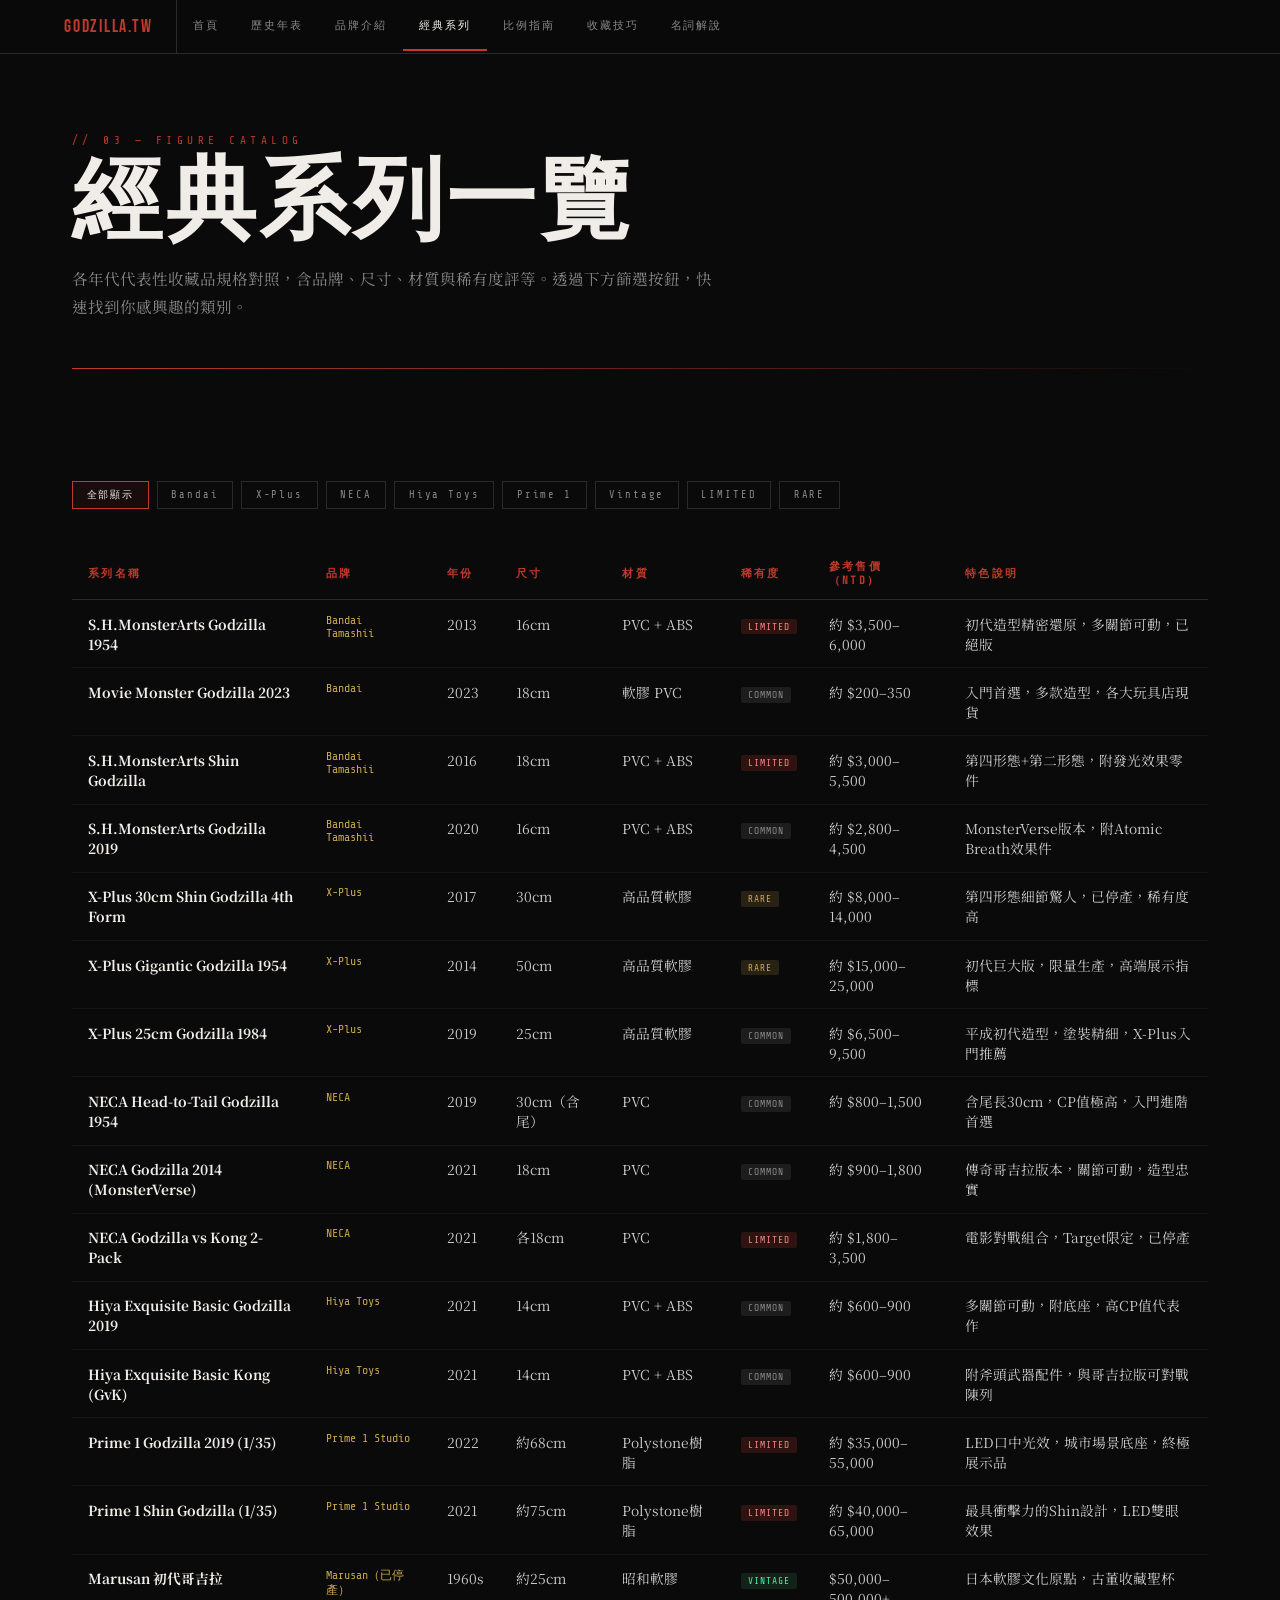
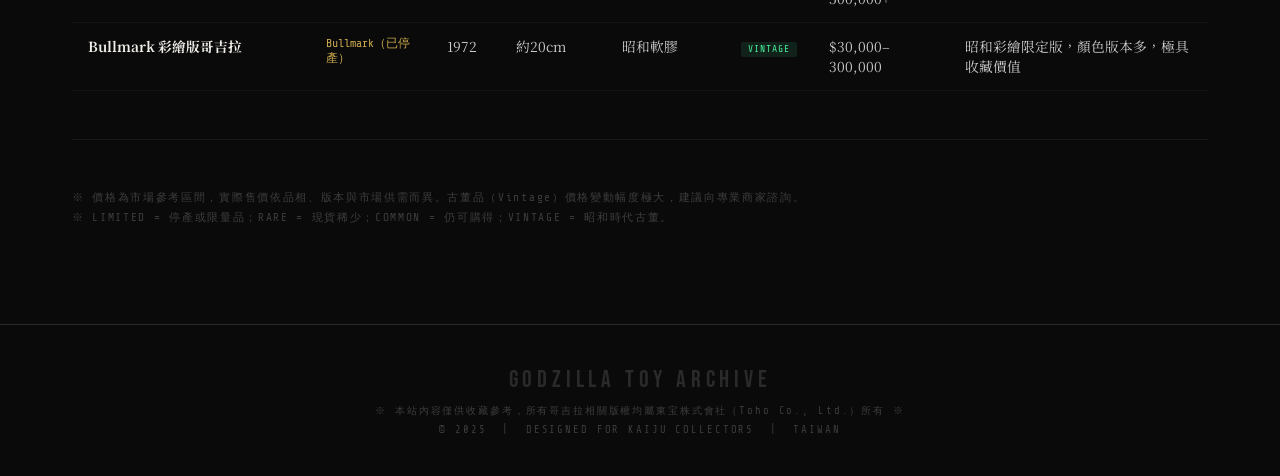
<file: figures.html>
<!DOCTYPE html>
<html lang="zh-TW">
<head>
<meta charset="UTF-8">
<meta name="viewport" content="width=device-width, initial-scale=1.0">
<title>經典系列 — GODZILLA TOY ARCHIVE</title>
<link rel="stylesheet" href="style.css">
<style>
  .filter-bar {
    display: flex;
    gap: 0.5rem;
    flex-wrap: wrap;
    margin-bottom: 2.5rem;
  }
  .filter-btn {
    font-family: var(--font-mono);
    font-size: 0.65rem;
    letter-spacing: 0.18em;
    color: var(--kaiju-light);
    background: none;
    border: 1px solid var(--kaiju-gray);
    padding: 0.35rem 0.85rem;
    cursor: pointer;
    transition: all 0.2s;
  }
  .filter-btn:hover, .filter-btn.active {
    color: var(--kaiju-white);
    border-color: var(--kaiju-red);
    background: rgba(192,57,43,0.08);
  }
  .table-wrap { overflow-x: auto; }
  .hidden { display: none; }
</style>
</head>
<body>

<nav>
  <div class="nav-inner">
    <a class="nav-logo" href="index.html">GODZILLA.TW</a>
    <a class="nav-link" href="index.html">首頁</a>
    <a class="nav-link" href="history.html">歷史年表</a>
    <a class="nav-link" href="brands.html">品牌介紹</a>
    <a class="nav-link active" href="figures.html">經典系列</a>
    <a class="nav-link" href="scale.html">比例指南</a>
    <a class="nav-link" href="collecting.html">收藏技巧</a>
    <a class="nav-link" href="glossary.html">名詞解說</a>
  </div>
</nav>

<div class="page-hero">
  <p class="section-label fade-up">// 03 — FIGURE CATALOG</p>
  <h1 class="page-title fade-up-2">經典系列一覽</h1>
  <p class="page-desc fade-up-3">各年代代表性收藏品規格對照，含品牌、尺寸、材質與稀有度評等。透過下方篩選按鈕，快速找到你感興趣的類別。</p>
</div>

<div class="main-content">

  <div class="filter-bar">
    <button class="filter-btn active" onclick="filterTable('all', this)">全部顯示</button>
    <button class="filter-btn" onclick="filterTable('bandai', this)">Bandai</button>
    <button class="filter-btn" onclick="filterTable('xplus', this)">X-Plus</button>
    <button class="filter-btn" onclick="filterTable('neca', this)">NECA</button>
    <button class="filter-btn" onclick="filterTable('hiya', this)">Hiya Toys</button>
    <button class="filter-btn" onclick="filterTable('prime1', this)">Prime 1</button>
    <button class="filter-btn" onclick="filterTable('vintage', this)">Vintage</button>
    <button class="filter-btn" onclick="filterTable('ltd', this)">LIMITED</button>
    <button class="filter-btn" onclick="filterTable('rare', this)">RARE</button>
  </div>

  <div class="table-wrap">
    <table class="spec-table" id="figureTable">
      <thead>
        <tr>
          <th>系列名稱</th>
          <th>品牌</th>
          <th>年份</th>
          <th>尺寸</th>
          <th>材質</th>
          <th>稀有度</th>
          <th>參考售價（NTD）</th>
          <th>特色說明</th>
        </tr>
      </thead>
      <tbody>
        <tr data-brand="bandai" data-rarity="ltd">
          <td class="name">S.H.MonsterArts Godzilla 1954</td>
          <td class="series">Bandai Tamashii</td>
          <td>2013</td>
          <td>16cm</td>
          <td>PVC + ABS</td>
          <td><span class="spec-badge badge-ltd">LIMITED</span></td>
          <td>約 $3,500–6,000</td>
          <td>初代造型精密還原，多關節可動，已絕版</td>
        </tr>
        <tr data-brand="bandai" data-rarity="common">
          <td class="name">Movie Monster Godzilla 2023</td>
          <td class="series">Bandai</td>
          <td>2023</td>
          <td>18cm</td>
          <td>軟膠 PVC</td>
          <td><span class="spec-badge badge-common">COMMON</span></td>
          <td>約 $200–350</td>
          <td>入門首選，多款造型，各大玩具店現貨</td>
        </tr>
        <tr data-brand="bandai" data-rarity="ltd">
          <td class="name">S.H.MonsterArts Shin Godzilla</td>
          <td class="series">Bandai Tamashii</td>
          <td>2016</td>
          <td>18cm</td>
          <td>PVC + ABS</td>
          <td><span class="spec-badge badge-ltd">LIMITED</span></td>
          <td>約 $3,000–5,500</td>
          <td>第四形態+第二形態，附發光效果零件</td>
        </tr>
        <tr data-brand="bandai" data-rarity="common">
          <td class="name">S.H.MonsterArts Godzilla 2019</td>
          <td class="series">Bandai Tamashii</td>
          <td>2020</td>
          <td>16cm</td>
          <td>PVC + ABS</td>
          <td><span class="spec-badge badge-common">COMMON</span></td>
          <td>約 $2,800–4,500</td>
          <td>MonsterVerse版本，附Atomic Breath效果件</td>
        </tr>
        <tr data-brand="xplus" data-rarity="rare">
          <td class="name">X-Plus 30cm Shin Godzilla 4th Form</td>
          <td class="series">X-Plus</td>
          <td>2017</td>
          <td>30cm</td>
          <td>高品質軟膠</td>
          <td><span class="spec-badge badge-rare">RARE</span></td>
          <td>約 $8,000–14,000</td>
          <td>第四形態細節驚人，已停產，稀有度高</td>
        </tr>
        <tr data-brand="xplus" data-rarity="rare">
          <td class="name">X-Plus Gigantic Godzilla 1954</td>
          <td class="series">X-Plus</td>
          <td>2014</td>
          <td>50cm</td>
          <td>高品質軟膠</td>
          <td><span class="spec-badge badge-rare">RARE</span></td>
          <td>約 $15,000–25,000</td>
          <td>初代巨大版，限量生產，高端展示指標</td>
        </tr>
        <tr data-brand="xplus" data-rarity="common">
          <td class="name">X-Plus 25cm Godzilla 1984</td>
          <td class="series">X-Plus</td>
          <td>2019</td>
          <td>25cm</td>
          <td>高品質軟膠</td>
          <td><span class="spec-badge badge-common">COMMON</span></td>
          <td>約 $6,500–9,500</td>
          <td>平成初代造型，塗裝精細，X-Plus入門推薦</td>
        </tr>
        <tr data-brand="neca" data-rarity="common">
          <td class="name">NECA Head-to-Tail Godzilla 1954</td>
          <td class="series">NECA</td>
          <td>2019</td>
          <td>30cm（含尾）</td>
          <td>PVC</td>
          <td><span class="spec-badge badge-common">COMMON</span></td>
          <td>約 $800–1,500</td>
          <td>含尾長30cm，CP值極高，入門進階首選</td>
        </tr>
        <tr data-brand="neca" data-rarity="common">
          <td class="name">NECA Godzilla 2014 (MonsterVerse)</td>
          <td class="series">NECA</td>
          <td>2021</td>
          <td>18cm</td>
          <td>PVC</td>
          <td><span class="spec-badge badge-common">COMMON</span></td>
          <td>約 $900–1,800</td>
          <td>傳奇哥吉拉版本，關節可動，造型忠實</td>
        </tr>
        <tr data-brand="neca" data-rarity="ltd">
          <td class="name">NECA Godzilla vs Kong 2-Pack</td>
          <td class="series">NECA</td>
          <td>2021</td>
          <td>各18cm</td>
          <td>PVC</td>
          <td><span class="spec-badge badge-ltd">LIMITED</span></td>
          <td>約 $1,800–3,500</td>
          <td>電影對戰組合，Target限定，已停產</td>
        </tr>
        <tr data-brand="hiya" data-rarity="common">
          <td class="name">Hiya Exquisite Basic Godzilla 2019</td>
          <td class="series">Hiya Toys</td>
          <td>2021</td>
          <td>14cm</td>
          <td>PVC + ABS</td>
          <td><span class="spec-badge badge-common">COMMON</span></td>
          <td>約 $600–900</td>
          <td>多關節可動，附底座，高CP值代表作</td>
        </tr>
        <tr data-brand="hiya" data-rarity="common">
          <td class="name">Hiya Exquisite Basic Kong (GvK)</td>
          <td class="series">Hiya Toys</td>
          <td>2021</td>
          <td>14cm</td>
          <td>PVC + ABS</td>
          <td><span class="spec-badge badge-common">COMMON</span></td>
          <td>約 $600–900</td>
          <td>附斧頭武器配件，與哥吉拉版可對戰陳列</td>
        </tr>
        <tr data-brand="prime1" data-rarity="ltd">
          <td class="name">Prime 1 Godzilla 2019 (1/35)</td>
          <td class="series">Prime 1 Studio</td>
          <td>2022</td>
          <td>約68cm</td>
          <td>Polystone樹脂</td>
          <td><span class="spec-badge badge-ltd">LIMITED</span></td>
          <td>約 $35,000–55,000</td>
          <td>LED口中光效，城市場景底座，終極展示品</td>
        </tr>
        <tr data-brand="prime1" data-rarity="ltd">
          <td class="name">Prime 1 Shin Godzilla (1/35)</td>
          <td class="series">Prime 1 Studio</td>
          <td>2021</td>
          <td>約75cm</td>
          <td>Polystone樹脂</td>
          <td><span class="spec-badge badge-ltd">LIMITED</span></td>
          <td>約 $40,000–65,000</td>
          <td>最具衝擊力的Shin設計，LED雙眼效果</td>
        </tr>
        <tr data-brand="vintage" data-rarity="rare">
          <td class="name">Marusan 初代哥吉拉</td>
          <td class="series">Marusan（已停產）</td>
          <td>1960s</td>
          <td>約25cm</td>
          <td>昭和軟膠</td>
          <td><span class="spec-badge badge-vintage">VINTAGE</span></td>
          <td>$50,000–500,000+</td>
          <td>日本軟膠文化原點，古董收藏聖杯</td>
        </tr>
        <tr data-brand="vintage" data-rarity="rare">
          <td class="name">Bullmark 彩繪版哥吉拉</td>
          <td class="series">Bullmark（已停產）</td>
          <td>1972</td>
          <td>約20cm</td>
          <td>昭和軟膠</td>
          <td><span class="spec-badge badge-vintage">VINTAGE</span></td>
          <td>$30,000–300,000</td>
          <td>昭和彩繪限定版，顏色版本多，極具收藏價值</td>
        </tr>
      </tbody>
    </table>
  </div>

  <div class="divider"></div>

  <p style="font-family:var(--font-mono); font-size:0.7rem; letter-spacing:0.15em; color:var(--kaiju-mid); line-height:1.8;">
    ※ 價格為市場參考區間，實際售價依品相、版本與市場供需而異。古董品（Vintage）價格變動幅度極大，建議向專業商家諮詢。<br>
    ※ LIMITED = 停產或限量品；RARE = 現貨稀少；COMMON = 仍可購得；VINTAGE = 昭和時代古董。
  </p>
</div>

<footer>
  <div class="footer-title">GODZILLA TOY ARCHIVE</div>
  <p class="footer-text">※ 本站內容僅供收藏參考，所有哥吉拉相關版權均屬東宝株式會社（Toho Co., Ltd.）所有 ※</p>
  <p class="footer-text" style="margin-top:0.4rem;">© 2025 &nbsp;|&nbsp; DESIGNED FOR KAIJU COLLECTORS &nbsp;|&nbsp; TAIWAN</p>
</footer>

<script>
function filterTable(filter, btn) {
  document.querySelectorAll('.filter-btn').forEach(b => b.classList.remove('active'));
  btn.classList.add('active');
  document.querySelectorAll('#figureTable tbody tr').forEach(row => {
    if (filter === 'all') { row.classList.remove('hidden'); return; }
    const brand = row.dataset.brand;
    const rarity = row.dataset.rarity;
    const match = (filter === 'ltd' && rarity === 'ltd') ||
                  (filter === 'rare' && (rarity === 'rare' || rarity === 'vintage')) ||
                  (filter === 'vintage' && brand === 'vintage') ||
                  brand === filter;
    row.classList.toggle('hidden', !match);
  });
}
</script>
</body>
</html>
</file>
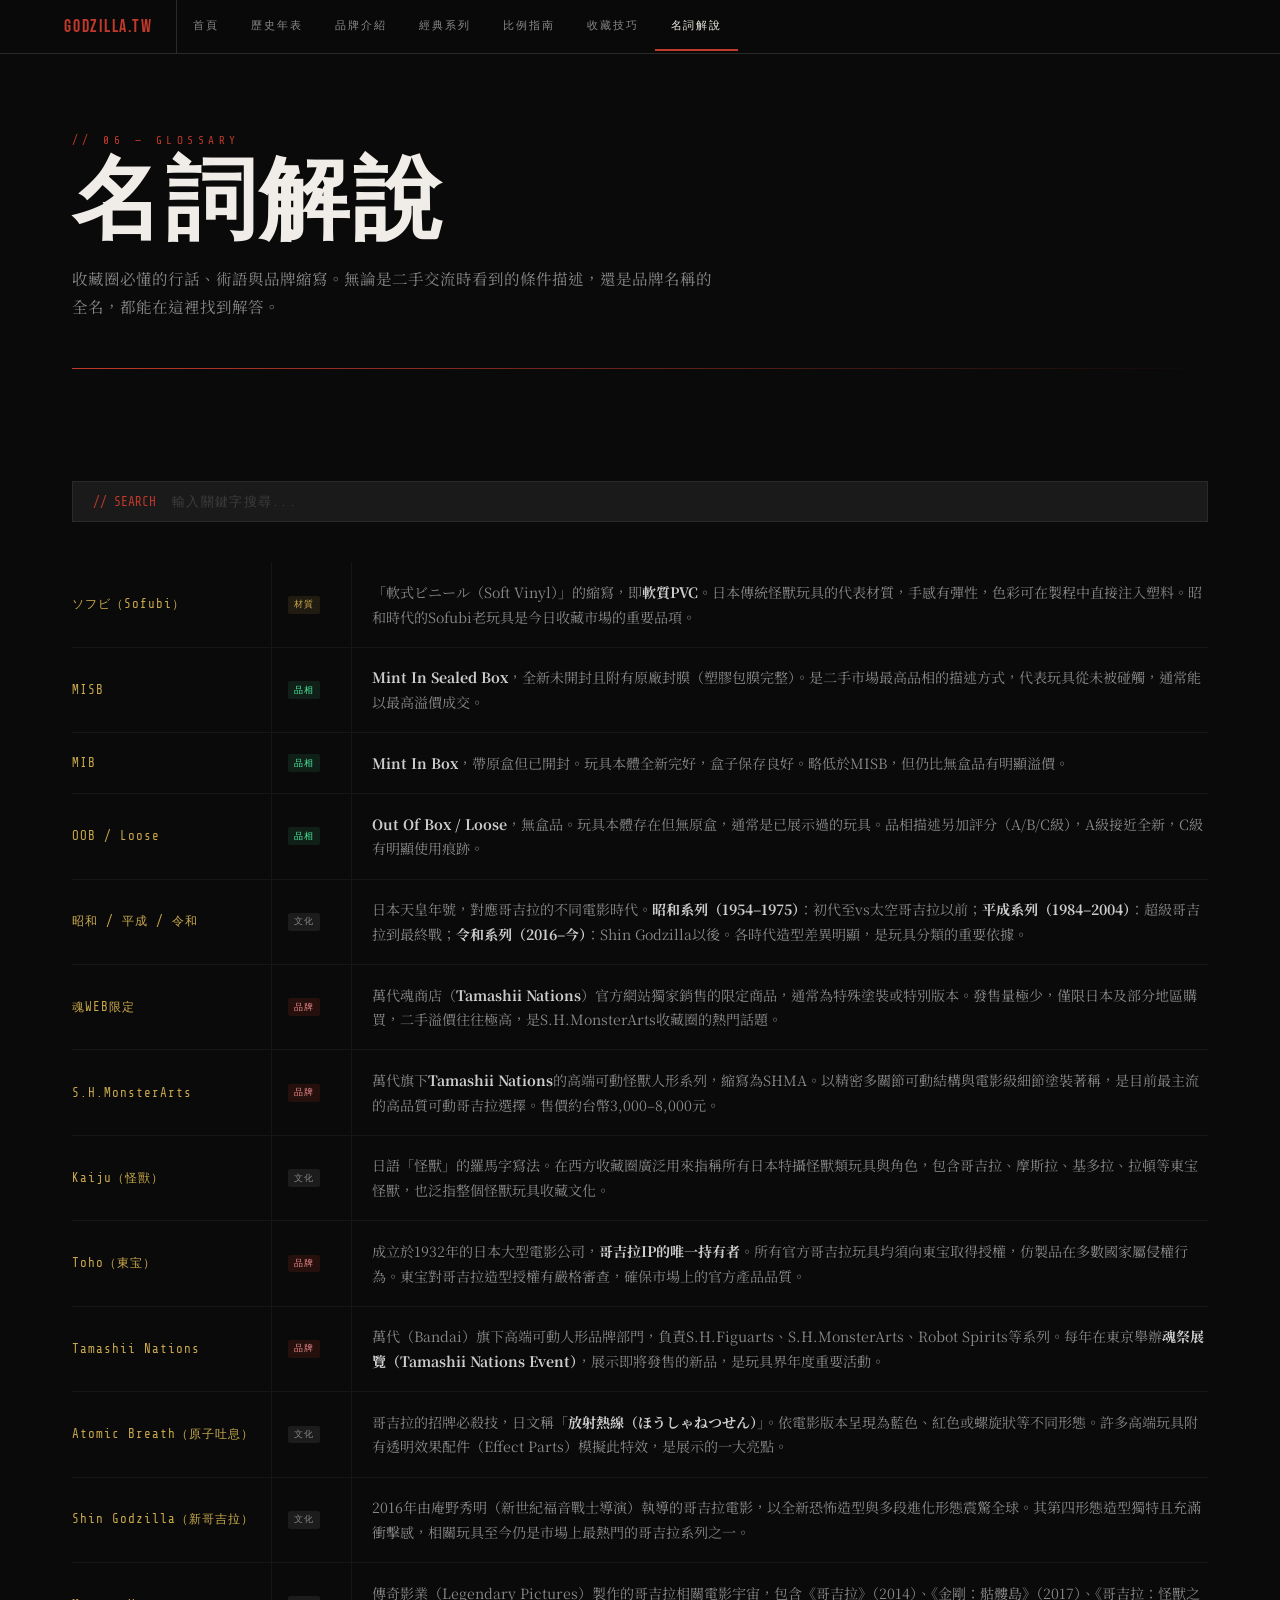
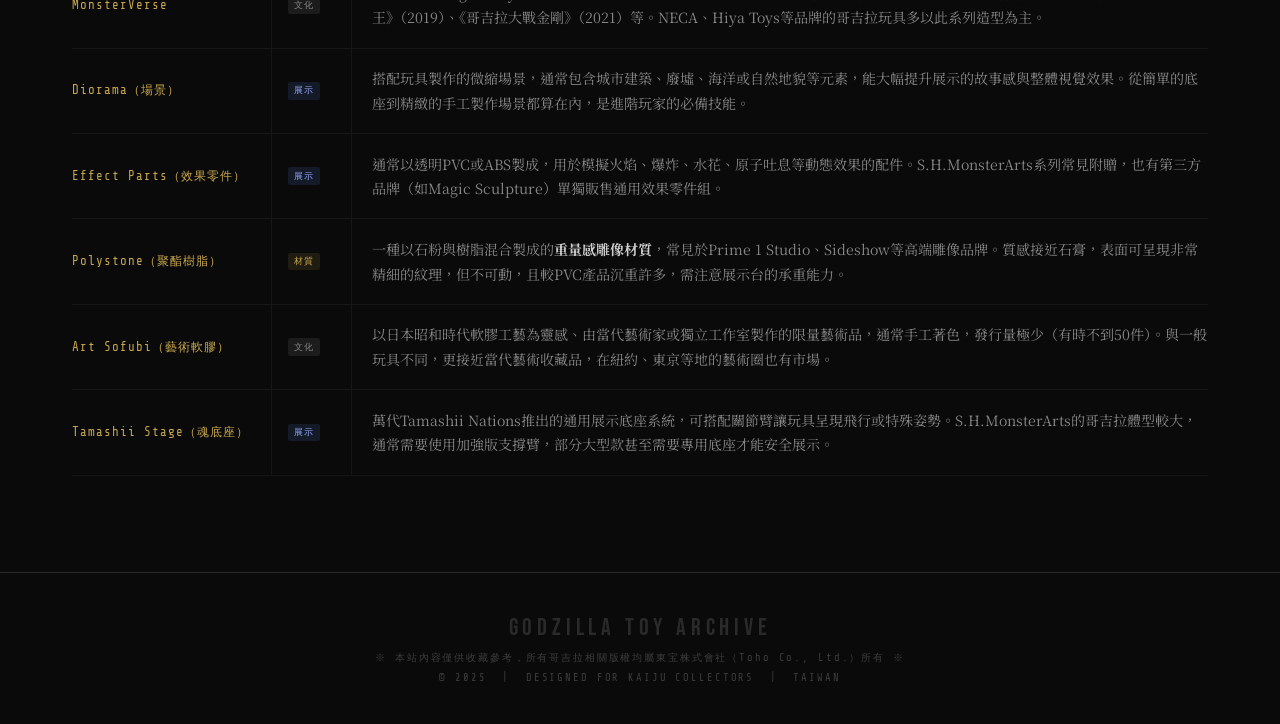
<file: glossary.html>
<!DOCTYPE html>
<html lang="zh-TW">
<head>
<meta charset="UTF-8">
<meta name="viewport" content="width=device-width, initial-scale=1.0">
<title>名詞解說 — GODZILLA TOY ARCHIVE</title>
<link rel="stylesheet" href="style.css">
<style>
  .glossary-search {
    display: flex;
    align-items: center;
    gap: 1rem;
    margin-bottom: 2.5rem;
    border: 1px solid var(--kaiju-gray);
    background: var(--kaiju-charcoal);
    padding: 0.75rem 1.25rem;
    transition: border-color 0.2s;
  }
  .glossary-search:focus-within { border-color: var(--kaiju-red); }
  .search-icon { font-family: var(--font-mono); font-size: 0.8rem; color: var(--kaiju-red); flex-shrink: 0; }
  .glossary-search input {
    flex: 1;
    background: none;
    border: none;
    outline: none;
    font-family: var(--font-mono);
    font-size: 0.82rem;
    color: var(--kaiju-white);
    letter-spacing: 0.1em;
  }
  .glossary-search input::placeholder { color: var(--kaiju-mid); }

  .glossary-alpha {
    display: flex;
    flex-wrap: wrap;
    gap: 0.35rem;
    margin-bottom: 2.5rem;
  }
  .alpha-btn {
    font-family: var(--font-mono);
    font-size: 0.65rem;
    letter-spacing: 0.12em;
    color: var(--kaiju-light);
    background: none;
    border: 1px solid var(--kaiju-gray);
    padding: 0.3rem 0.6rem;
    cursor: pointer;
    transition: all 0.15s;
  }
  .alpha-btn:hover { color: var(--kaiju-white); border-color: var(--kaiju-red); }

  .glossary-full {
    display: grid;
    gap: 0;
  }
  .glossary-row {
    display: grid;
    grid-template-columns: 200px 80px 1fr;
    gap: 0;
    border-bottom: 1px solid rgba(255,255,255,0.05);
    transition: background 0.15s;
  }
  .glossary-row:hover { background: rgba(192,57,43,0.04); }
  .g-term {
    font-family: var(--font-mono);
    font-size: 0.78rem;
    letter-spacing: 0.08em;
    color: var(--kaiju-gold);
    padding: 1.1rem 1rem 1.1rem 0;
    border-right: 1px solid rgba(255,255,255,0.05);
    display: flex;
    align-items: center;
  }
  .g-cat {
    font-family: var(--font-mono);
    font-size: 0.6rem;
    letter-spacing: 0.1em;
    color: var(--kaiju-mid);
    padding: 1.1rem 1rem;
    display: flex;
    align-items: center;
    border-right: 1px solid rgba(255,255,255,0.05);
  }
  .g-def {
    font-size: 0.88rem;
    line-height: 1.75;
    color: var(--kaiju-light);
    padding: 1.1rem 0 1.1rem 1.25rem;
  }
  .g-def strong { color: var(--kaiju-pale); }

  .cat-pill {
    display: inline-block;
    font-family: var(--font-mono);
    font-size: 0.58rem;
    letter-spacing: 0.08em;
    padding: 0.15rem 0.4rem;
    border-radius: 2px;
  }
  .cat-status { background: rgba(74,240,160,0.1); color: var(--kaiju-atomic); }
  .cat-material { background: rgba(201,168,76,0.12); color: var(--kaiju-gold); }
  .cat-brand { background: rgba(192,57,43,0.15); color: #e88; }
  .cat-culture { background: rgba(136,136,136,0.15); color: var(--kaiju-light); }
  .cat-display { background: rgba(100,150,255,0.12); color: #9af; }

  .no-results { font-family: var(--font-mono); font-size: 0.8rem; color: var(--kaiju-mid); padding: 2rem 0; letter-spacing: 0.15em; display: none; }

  @media (max-width: 640px) {
    .glossary-row { grid-template-columns: 1fr; }
    .g-term { border-right: none; border-bottom: 1px solid rgba(255,255,255,0.04); padding-bottom: 0.4rem; }
    .g-cat { border-right: none; padding: 0.2rem 0 0.4rem; }
    .g-def { padding: 0.4rem 0 1rem; }
  }
</style>
</head>
<body>

<nav>
  <div class="nav-inner">
    <a class="nav-logo" href="index.html">GODZILLA.TW</a>
    <a class="nav-link" href="index.html">首頁</a>
    <a class="nav-link" href="history.html">歷史年表</a>
    <a class="nav-link" href="brands.html">品牌介紹</a>
    <a class="nav-link" href="figures.html">經典系列</a>
    <a class="nav-link" href="scale.html">比例指南</a>
    <a class="nav-link" href="collecting.html">收藏技巧</a>
    <a class="nav-link active" href="glossary.html">名詞解說</a>
  </div>
</nav>

<div class="page-hero">
  <p class="section-label fade-up">// 06 — GLOSSARY</p>
  <h1 class="page-title fade-up-2">名詞解說</h1>
  <p class="page-desc fade-up-3">收藏圈必懂的行話、術語與品牌縮寫。無論是二手交流時看到的條件描述，還是品牌名稱的全名，都能在這裡找到解答。</p>
</div>

<div class="main-content">

  <div class="glossary-search">
    <div class="search-icon">// SEARCH</div>
    <input type="text" id="searchInput" placeholder="輸入關鍵字搜尋..." oninput="filterGlossary()">
  </div>

  <div class="glossary-full" id="glossaryList">

    <div class="glossary-row">
      <div class="g-term">ソフビ（Sofubi）</div>
      <div class="g-cat"><span class="cat-pill cat-material">材質</span></div>
      <div class="g-def">「軟式ビニール（Soft Vinyl）」的縮寫，即<strong>軟質PVC</strong>。日本傳統怪獸玩具的代表材質，手感有彈性，色彩可在製程中直接注入塑料。昭和時代的Sofubi老玩具是今日收藏市場的重要品項。</div>
    </div>

    <div class="glossary-row">
      <div class="g-term">MISB</div>
      <div class="g-cat"><span class="cat-pill cat-status">品相</span></div>
      <div class="g-def"><strong>Mint In Sealed Box</strong>，全新未開封且附有原廠封膜（塑膠包膜完整）。是二手市場最高品相的描述方式，代表玩具從未被碰觸，通常能以最高溢價成交。</div>
    </div>

    <div class="glossary-row">
      <div class="g-term">MIB</div>
      <div class="g-cat"><span class="cat-pill cat-status">品相</span></div>
      <div class="g-def"><strong>Mint In Box</strong>，帶原盒但已開封。玩具本體全新完好，盒子保存良好。略低於MISB，但仍比無盒品有明顯溢價。</div>
    </div>

    <div class="glossary-row">
      <div class="g-term">OOB / Loose</div>
      <div class="g-cat"><span class="cat-pill cat-status">品相</span></div>
      <div class="g-def"><strong>Out Of Box / Loose</strong>，無盒品。玩具本體存在但無原盒，通常是已展示過的玩具。品相描述另加評分（A/B/C級），A級接近全新，C級有明顯使用痕跡。</div>
    </div>

    <div class="glossary-row">
      <div class="g-term">昭和 / 平成 / 令和</div>
      <div class="g-cat"><span class="cat-pill cat-culture">文化</span></div>
      <div class="g-def">日本天皇年號，對應哥吉拉的不同電影時代。<strong>昭和系列（1954–1975）</strong>：初代至vs太空哥吉拉以前；<strong>平成系列（1984–2004）</strong>：超級哥吉拉到最終戰；<strong>令和系列（2016–今）</strong>：Shin Godzilla以後。各時代造型差異明顯，是玩具分類的重要依據。</div>
    </div>

    <div class="glossary-row">
      <div class="g-term">魂WEB限定</div>
      <div class="g-cat"><span class="cat-pill cat-brand">品牌</span></div>
      <div class="g-def">萬代魂商店（<strong>Tamashii Nations</strong>）官方網站獨家銷售的限定商品，通常為特殊塗裝或特別版本。發售量極少，僅限日本及部分地區購買，二手溢價往往極高，是S.H.MonsterArts收藏圈的熱門話題。</div>
    </div>

    <div class="glossary-row">
      <div class="g-term">S.H.MonsterArts</div>
      <div class="g-cat"><span class="cat-pill cat-brand">品牌</span></div>
      <div class="g-def">萬代旗下<strong>Tamashii Nations</strong>的高端可動怪獸人形系列，縮寫為SHMA。以精密多關節可動結構與電影級細節塗裝著稱，是目前最主流的高品質可動哥吉拉選擇。售價約台幣3,000–8,000元。</div>
    </div>

    <div class="glossary-row">
      <div class="g-term">Kaiju（怪獸）</div>
      <div class="g-cat"><span class="cat-pill cat-culture">文化</span></div>
      <div class="g-def">日語「怪獸」的羅馬字寫法。在西方收藏圈廣泛用來指稱所有日本特攝怪獸類玩具與角色，包含哥吉拉、摩斯拉、基多拉、拉頓等東宝怪獸，也泛指整個怪獸玩具收藏文化。</div>
    </div>

    <div class="glossary-row">
      <div class="g-term">Toho（東宝）</div>
      <div class="g-cat"><span class="cat-pill cat-brand">品牌</span></div>
      <div class="g-def">成立於1932年的日本大型電影公司，<strong>哥吉拉IP的唯一持有者</strong>。所有官方哥吉拉玩具均須向東宝取得授權，仿製品在多數國家屬侵權行為。東宝對哥吉拉造型授權有嚴格審查，確保市場上的官方產品品質。</div>
    </div>

    <div class="glossary-row">
      <div class="g-term">Tamashii Nations</div>
      <div class="g-cat"><span class="cat-pill cat-brand">品牌</span></div>
      <div class="g-def">萬代（Bandai）旗下高端可動人形品牌部門，負責S.H.Figuarts、S.H.MonsterArts、Robot Spirits等系列。每年在東京舉辦<strong>魂祭展覽（Tamashii Nations Event）</strong>，展示即將發售的新品，是玩具界年度重要活動。</div>
    </div>

    <div class="glossary-row">
      <div class="g-term">Atomic Breath（原子吐息）</div>
      <div class="g-cat"><span class="cat-pill cat-culture">文化</span></div>
      <div class="g-def">哥吉拉的招牌必殺技，日文稱「<strong>放射熱線（ほうしゃねつせん）</strong>」。依電影版本呈現為藍色、紅色或螺旋狀等不同形態。許多高端玩具附有透明效果配件（Effect Parts）模擬此特效，是展示的一大亮點。</div>
    </div>

    <div class="glossary-row">
      <div class="g-term">Shin Godzilla（新哥吉拉）</div>
      <div class="g-cat"><span class="cat-pill cat-culture">文化</span></div>
      <div class="g-def">2016年由庵野秀明（新世紀福音戰士導演）執導的哥吉拉電影，以全新恐怖造型與多段進化形態震驚全球。其第四形態造型獨特且充滿衝擊感，相關玩具至今仍是市場上最熱門的哥吉拉系列之一。</div>
    </div>

    <div class="glossary-row">
      <div class="g-term">MonsterVerse</div>
      <div class="g-cat"><span class="cat-pill cat-culture">文化</span></div>
      <div class="g-def">傳奇影業（Legendary Pictures）製作的哥吉拉相關電影宇宙，包含《哥吉拉》（2014）、《金剛：骷髏島》（2017）、《哥吉拉：怪獸之王》（2019）、《哥吉拉大戰金剛》（2021）等。NECA、Hiya Toys等品牌的哥吉拉玩具多以此系列造型為主。</div>
    </div>

    <div class="glossary-row">
      <div class="g-term">Diorama（場景）</div>
      <div class="g-cat"><span class="cat-pill cat-display">展示</span></div>
      <div class="g-def">搭配玩具製作的微縮場景，通常包含城市建築、廢墟、海洋或自然地貌等元素，能大幅提升展示的故事感與整體視覺效果。從簡單的底座到精緻的手工製作場景都算在內，是進階玩家的必備技能。</div>
    </div>

    <div class="glossary-row">
      <div class="g-term">Effect Parts（效果零件）</div>
      <div class="g-cat"><span class="cat-pill cat-display">展示</span></div>
      <div class="g-def">通常以透明PVC或ABS製成，用於模擬火焰、爆炸、水花、原子吐息等動態效果的配件。S.H.MonsterArts系列常見附贈，也有第三方品牌（如Magic Sculpture）單獨販售通用效果零件組。</div>
    </div>

    <div class="glossary-row">
      <div class="g-term">Polystone（聚酯樹脂）</div>
      <div class="g-cat"><span class="cat-pill cat-material">材質</span></div>
      <div class="g-def">一種以石粉與樹脂混合製成的<strong>重量感雕像材質</strong>，常見於Prime 1 Studio、Sideshow等高端雕像品牌。質感接近石膏，表面可呈現非常精細的紋理，但不可動，且較PVC產品沉重許多，需注意展示台的承重能力。</div>
    </div>

    <div class="glossary-row">
      <div class="g-term">Art Sofubi（藝術軟膠）</div>
      <div class="g-cat"><span class="cat-pill cat-culture">文化</span></div>
      <div class="g-def">以日本昭和時代軟膠工藝為靈感、由當代藝術家或獨立工作室製作的限量藝術品，通常手工著色，發行量極少（有時不到50件）。與一般玩具不同，更接近當代藝術收藏品，在紐約、東京等地的藝術圈也有市場。</div>
    </div>

    <div class="glossary-row">
      <div class="g-term">Tamashii Stage（魂底座）</div>
      <div class="g-cat"><span class="cat-pill cat-display">展示</span></div>
      <div class="g-def">萬代Tamashii Nations推出的通用展示底座系統，可搭配關節臂讓玩具呈現飛行或特殊姿勢。S.H.MonsterArts的哥吉拉體型較大，通常需要使用加強版支撐臂，部分大型款甚至需要專用底座才能安全展示。</div>
    </div>

  </div>
  <div class="no-results" id="noResults">// 找不到符合的詞條 — NO RESULTS FOUND</div>
</div>

<footer>
  <div class="footer-title">GODZILLA TOY ARCHIVE</div>
  <p class="footer-text">※ 本站內容僅供收藏參考，所有哥吉拉相關版權均屬東宝株式會社（Toho Co., Ltd.）所有 ※</p>
  <p class="footer-text" style="margin-top:0.4rem;">© 2025 &nbsp;|&nbsp; DESIGNED FOR KAIJU COLLECTORS &nbsp;|&nbsp; TAIWAN</p>
</footer>

<script>
function filterGlossary() {
  const q = document.getElementById('searchInput').value.toLowerCase();
  const rows = document.querySelectorAll('.glossary-row');
  let count = 0;
  rows.forEach(row => {
    const text = row.textContent.toLowerCase();
    const match = !q || text.includes(q);
    row.style.display = match ? '' : 'none';
    if (match) count++;
  });
  document.getElementById('noResults').style.display = (q && count === 0) ? 'block' : 'none';
}
</script>
</body>
</html>
</file>
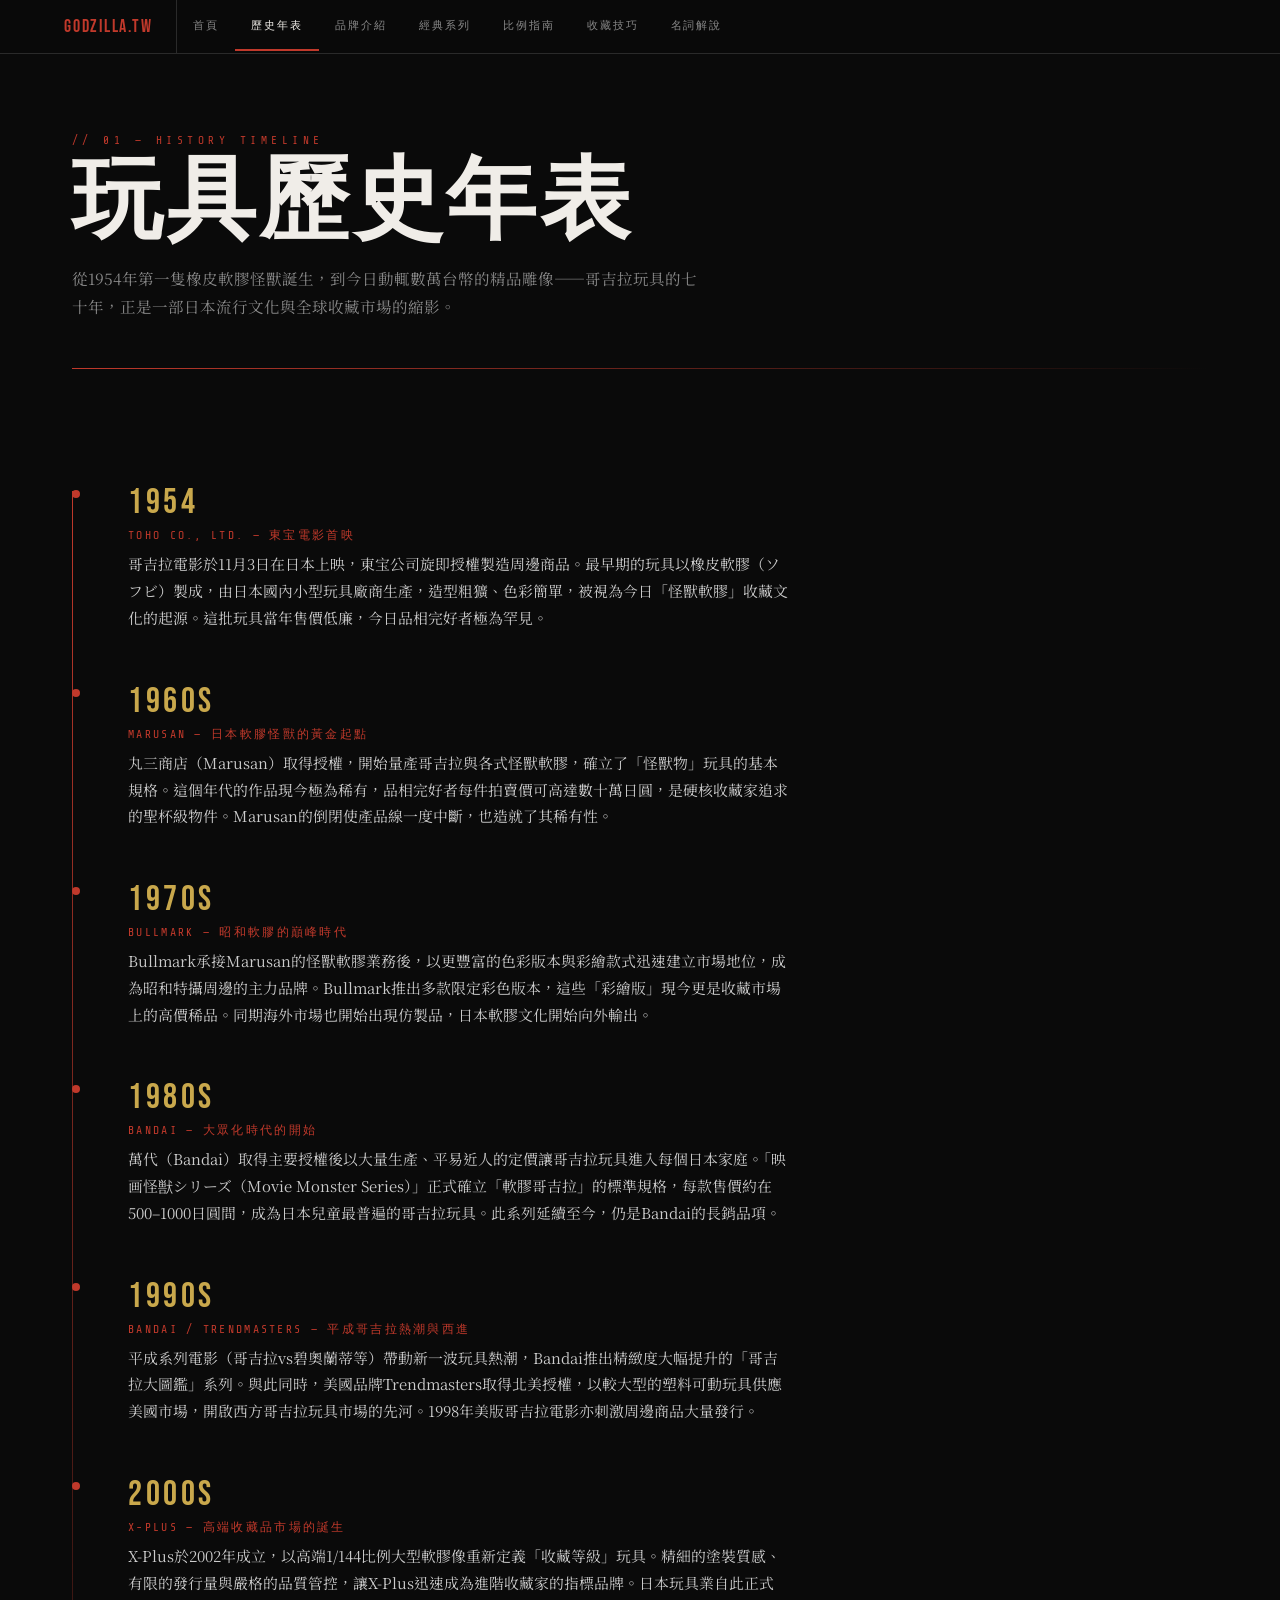
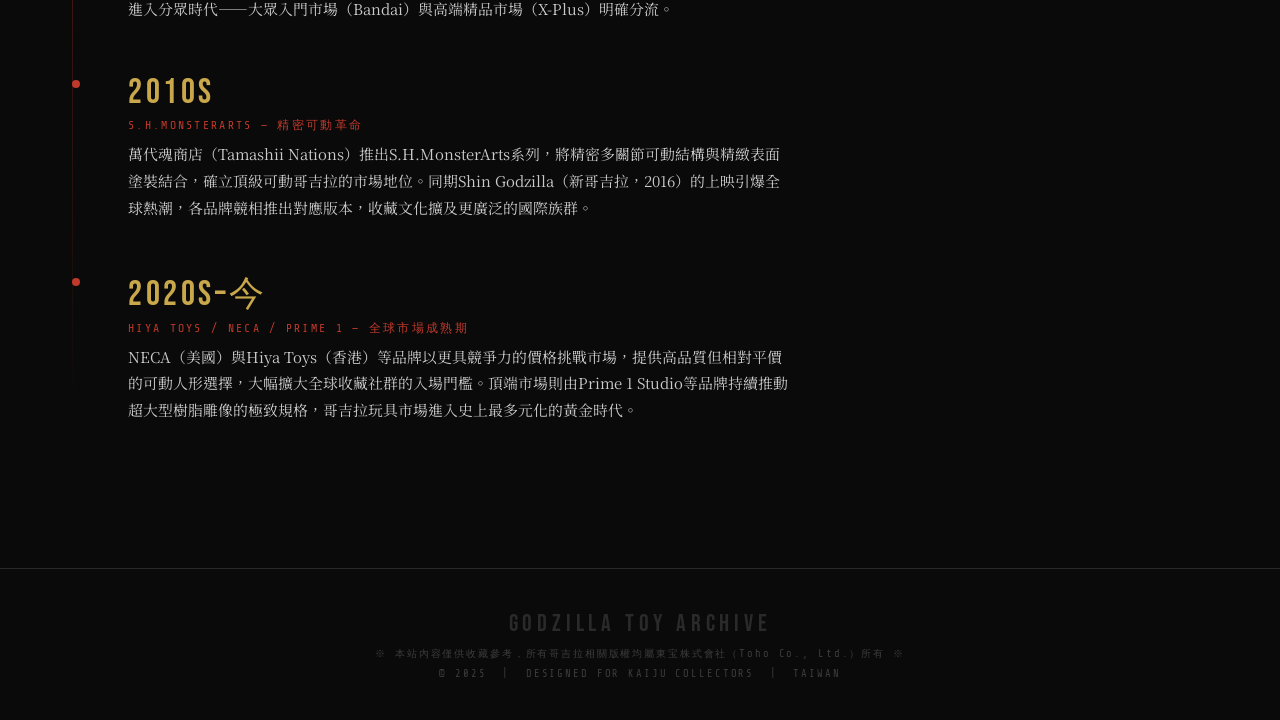
<file: history.html>
<!DOCTYPE html>
<html lang="zh-TW">
<head>
<meta charset="UTF-8">
<meta name="viewport" content="width=device-width, initial-scale=1.0">
<title>歷史年表 — GODZILLA TOY ARCHIVE</title>
<link rel="stylesheet" href="style.css">
</head>
<body>

<nav>
  <div class="nav-inner">
    <a class="nav-logo" href="index.html">GODZILLA.TW</a>
    <a class="nav-link" href="index.html">首頁</a>
    <a class="nav-link active" href="history.html">歷史年表</a>
    <a class="nav-link" href="brands.html">品牌介紹</a>
    <a class="nav-link" href="figures.html">經典系列</a>
    <a class="nav-link" href="scale.html">比例指南</a>
    <a class="nav-link" href="collecting.html">收藏技巧</a>
    <a class="nav-link" href="glossary.html">名詞解說</a>
  </div>
</nav>

<div class="page-hero">
  <p class="section-label fade-up">// 01 — HISTORY TIMELINE</p>
  <h1 class="page-title fade-up-2">玩具歷史年表</h1>
  <p class="page-desc fade-up-3">從1954年第一隻橡皮軟膠怪獸誕生，到今日動輒數萬台幣的精品雕像——哥吉拉玩具的七十年，正是一部日本流行文化與全球收藏市場的縮影。</p>
</div>

<div class="main-content">
  <div class="timeline">

    <div class="timeline-item">
      <div class="timeline-year">1954</div>
      <div class="timeline-brand">TOHO CO., LTD. — 東宝電影首映</div>
      <p class="timeline-text">哥吉拉電影於11月3日在日本上映，東宝公司旋即授權製造周邊商品。最早期的玩具以橡皮軟膠（ソフビ）製成，由日本國內小型玩具廠商生產，造型粗獷、色彩簡單，被視為今日「怪獸軟膠」收藏文化的起源。這批玩具當年售價低廉，今日品相完好者極為罕見。</p>
    </div>

    <div class="timeline-item">
      <div class="timeline-year">1960s</div>
      <div class="timeline-brand">MARUSAN — 日本軟膠怪獸的黃金起點</div>
      <p class="timeline-text">丸三商店（Marusan）取得授權，開始量產哥吉拉與各式怪獸軟膠，確立了「怪獸物」玩具的基本規格。這個年代的作品現今極為稀有，品相完好者每件拍賣價可高達數十萬日圓，是硬核收藏家追求的聖杯級物件。Marusan的倒閉使產品線一度中斷，也造就了其稀有性。</p>
    </div>

    <div class="timeline-item">
      <div class="timeline-year">1970s</div>
      <div class="timeline-brand">BULLMARK — 昭和軟膠的巔峰時代</div>
      <p class="timeline-text">Bullmark承接Marusan的怪獸軟膠業務後，以更豐富的色彩版本與彩繪款式迅速建立市場地位，成為昭和特攝周邊的主力品牌。Bullmark推出多款限定彩色版本，這些「彩繪版」現今更是收藏市場上的高價稀品。同期海外市場也開始出現仿製品，日本軟膠文化開始向外輸出。</p>
    </div>

    <div class="timeline-item">
      <div class="timeline-year">1980s</div>
      <div class="timeline-brand">BANDAI — 大眾化時代的開始</div>
      <p class="timeline-text">萬代（Bandai）取得主要授權後以大量生產、平易近人的定價讓哥吉拉玩具進入每個日本家庭。「映画怪獣シリーズ（Movie Monster Series）」正式確立「軟膠哥吉拉」的標準規格，每款售價約在500–1000日圓間，成為日本兒童最普遍的哥吉拉玩具。此系列延續至今，仍是Bandai的長銷品項。</p>
    </div>

    <div class="timeline-item">
      <div class="timeline-year">1990s</div>
      <div class="timeline-brand">BANDAI / TRENDMASTERS — 平成哥吉拉熱潮與西進</div>
      <p class="timeline-text">平成系列電影（哥吉拉vs碧奧蘭蒂等）帶動新一波玩具熱潮，Bandai推出精緻度大幅提升的「哥吉拉大圖鑑」系列。與此同時，美國品牌Trendmasters取得北美授權，以較大型的塑料可動玩具供應美國市場，開啟西方哥吉拉玩具市場的先河。1998年美版哥吉拉電影亦刺激周邊商品大量發行。</p>
    </div>

    <div class="timeline-item">
      <div class="timeline-year">2000s</div>
      <div class="timeline-brand">X-PLUS — 高端收藏品市場的誕生</div>
      <p class="timeline-text">X-Plus於2002年成立，以高端1/144比例大型軟膠像重新定義「收藏等級」玩具。精細的塗裝質感、有限的發行量與嚴格的品質管控，讓X-Plus迅速成為進階收藏家的指標品牌。日本玩具業自此正式進入分眾時代——大眾入門市場（Bandai）與高端精品市場（X-Plus）明確分流。</p>
    </div>

    <div class="timeline-item">
      <div class="timeline-year">2010s</div>
      <div class="timeline-brand">S.H.MONSTERARTS — 精密可動革命</div>
      <p class="timeline-text">萬代魂商店（Tamashii Nations）推出S.H.MonsterArts系列，將精密多關節可動結構與精緻表面塗裝結合，確立頂級可動哥吉拉的市場地位。同期Shin Godzilla（新哥吉拉，2016）的上映引爆全球熱潮，各品牌競相推出對應版本，收藏文化擴及更廣泛的國際族群。</p>
    </div>

    <div class="timeline-item">
      <div class="timeline-year">2020s–今</div>
      <div class="timeline-brand">HIYA TOYS / NECA / PRIME 1 — 全球市場成熟期</div>
      <p class="timeline-text">NECA（美國）與Hiya Toys（香港）等品牌以更具競爭力的價格挑戰市場，提供高品質但相對平價的可動人形選擇，大幅擴大全球收藏社群的入場門檻。頂端市場則由Prime 1 Studio等品牌持續推動超大型樹脂雕像的極致規格，哥吉拉玩具市場進入史上最多元化的黃金時代。</p>
    </div>

  </div>
</div>

<footer>
  <div class="footer-title">GODZILLA TOY ARCHIVE</div>
  <p class="footer-text">※ 本站內容僅供收藏參考，所有哥吉拉相關版權均屬東宝株式會社（Toho Co., Ltd.）所有 ※</p>
  <p class="footer-text" style="margin-top:0.4rem;">© 2025 &nbsp;|&nbsp; DESIGNED FOR KAIJU COLLECTORS &nbsp;|&nbsp; TAIWAN</p>
</footer>
</body>
</html>
</file>
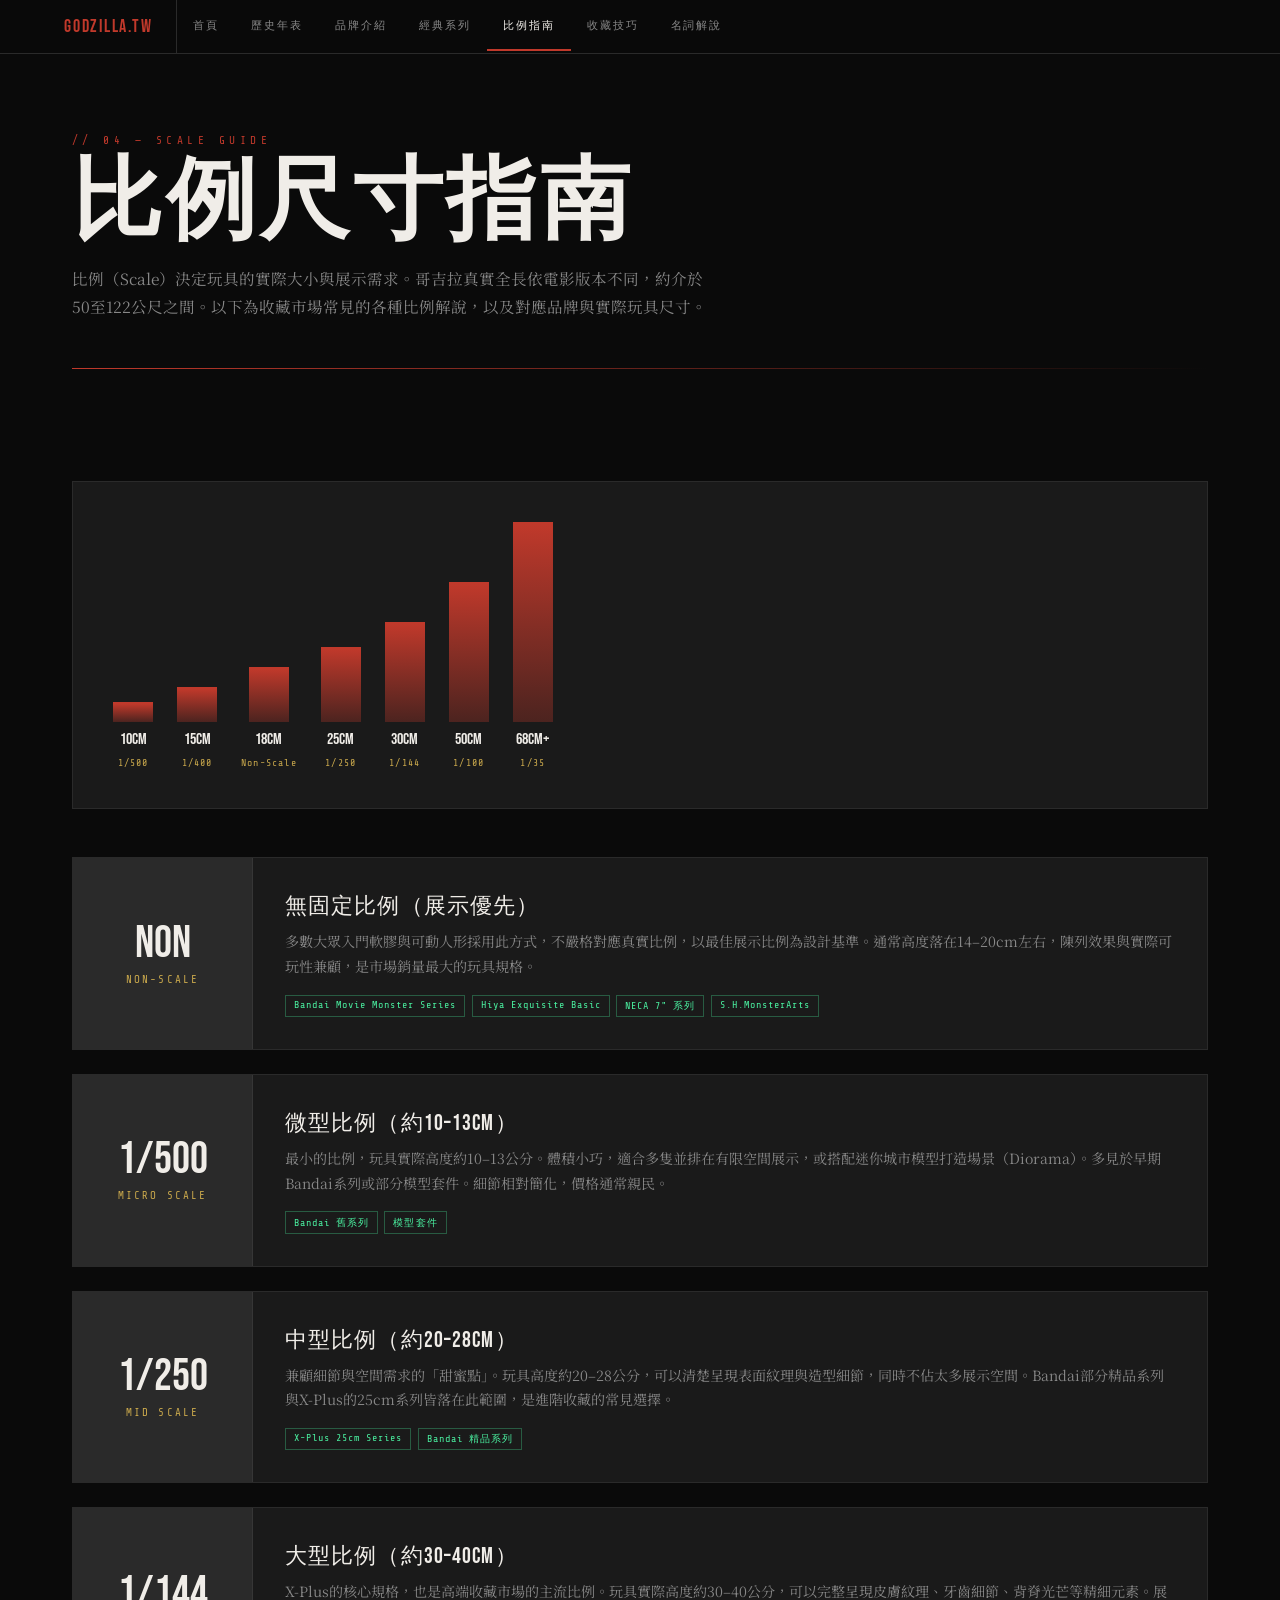
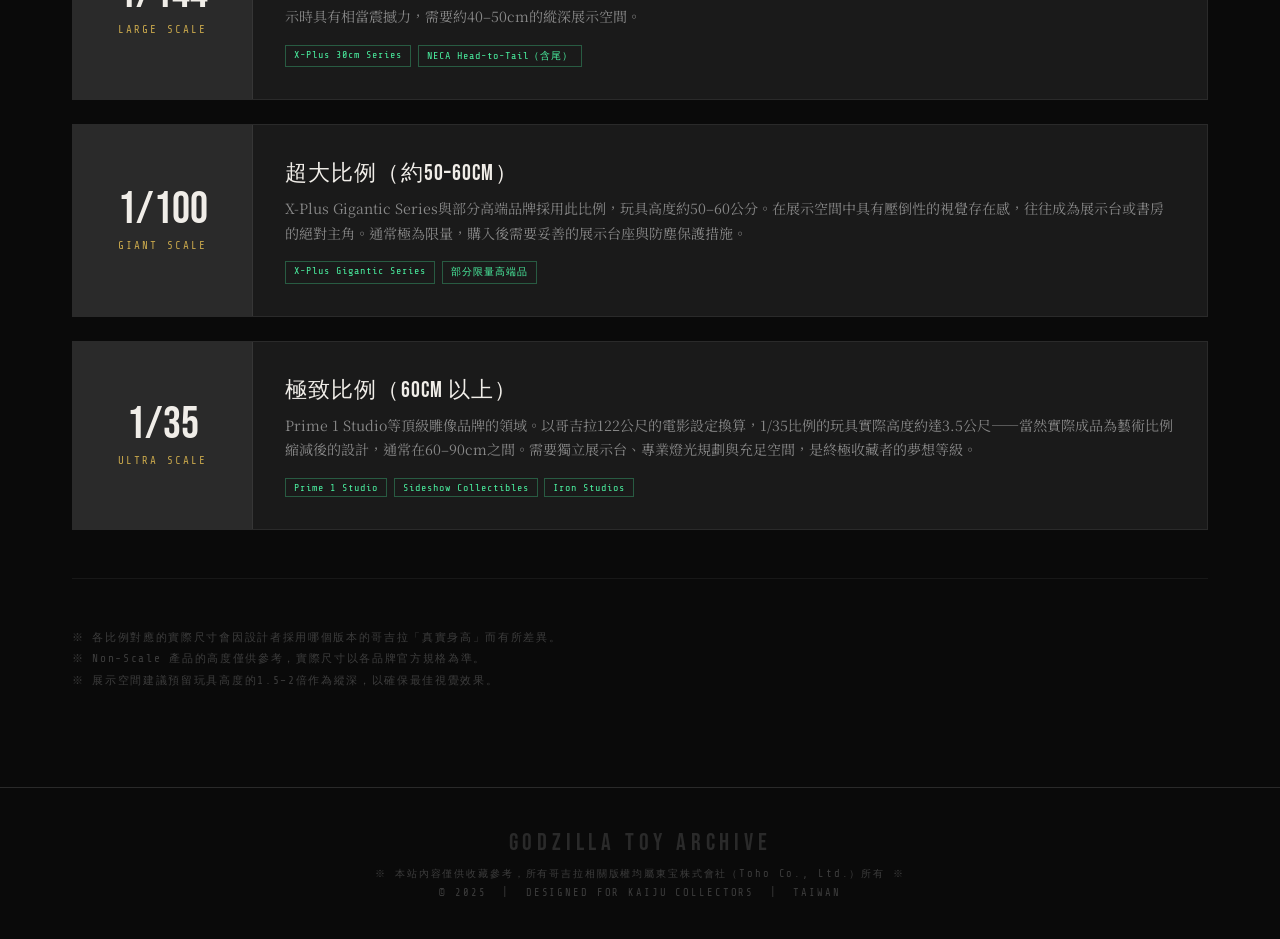
<file: scale.html>
<!DOCTYPE html>
<html lang="zh-TW">
<head>
<meta charset="UTF-8">
<meta name="viewport" content="width=device-width, initial-scale=1.0">
<title>比例指南 — GODZILLA TOY ARCHIVE</title>
<link rel="stylesheet" href="style.css">
<style>
  .scale-hero-bar {
    background: var(--kaiju-charcoal);
    border: 1px solid var(--kaiju-gray);
    padding: 2.5rem;
    margin-bottom: 3rem;
    display: flex;
    align-items: flex-end;
    gap: 1.5rem;
    overflow-x: auto;
  }
  .bar-item { display: flex; flex-direction: column; align-items: center; gap: 0.5rem; flex-shrink: 0; }
  .bar-fill {
    background: linear-gradient(180deg, var(--kaiju-red) 0%, rgba(192,57,43,0.3) 100%);
    width: 40px;
    border-top: 2px solid var(--kaiju-red);
  }
  .bar-label { font-family: var(--font-mono); font-size: 0.62rem; letter-spacing: 0.12em; color: var(--kaiju-gold); text-align: center; }
  .bar-cm { font-family: var(--font-title); font-size: 1rem; color: var(--kaiju-white); text-align: center; }

  .scale-blocks { display: grid; gap: 1.5rem; }
  .scale-block {
    display: grid;
    grid-template-columns: 180px 1fr;
    gap: 0;
    border: 1px solid var(--kaiju-gray);
    background: var(--kaiju-charcoal);
    overflow: hidden;
    transition: border-color 0.2s;
  }
  .scale-block:hover { border-color: var(--kaiju-red); }
  .scale-block-ratio {
    background: var(--kaiju-gray);
    display: flex;
    flex-direction: column;
    align-items: center;
    justify-content: center;
    padding: 2rem 1rem;
    text-align: center;
    border-right: 1px solid rgba(255,255,255,0.06);
  }
  .ratio-num { font-family: var(--font-title); font-size: 2.8rem; line-height: 1; color: var(--kaiju-white); }
  .ratio-label { font-family: var(--font-mono); font-size: 0.68rem; letter-spacing: 0.2em; color: var(--kaiju-gold); margin-top: 0.4rem; }
  .scale-block-body { padding: 2rem; }
  .scale-block-title { font-family: var(--font-title); font-size: 1.4rem; letter-spacing: 0.05em; color: var(--kaiju-white); margin-bottom: 0.5rem; }
  .scale-block-text { font-size: 0.88rem; line-height: 1.75; color: var(--kaiju-light); margin-bottom: 1rem; }
  .scale-examples { display: flex; flex-wrap: wrap; gap: 0.4rem; }
  .scale-example-tag {
    font-family: var(--font-mono);
    font-size: 0.63rem;
    letter-spacing: 0.1em;
    color: var(--kaiju-atomic);
    border: 1px solid rgba(74,240,160,0.3);
    padding: 0.2rem 0.5rem;
  }
  @media (max-width: 600px) {
    .scale-block { grid-template-columns: 1fr; }
    .scale-block-ratio { border-right: none; border-bottom: 1px solid rgba(255,255,255,0.06); padding: 1.5rem; }
  }
</style>
</head>
<body>

<nav>
  <div class="nav-inner">
    <a class="nav-logo" href="index.html">GODZILLA.TW</a>
    <a class="nav-link" href="index.html">首頁</a>
    <a class="nav-link" href="history.html">歷史年表</a>
    <a class="nav-link" href="brands.html">品牌介紹</a>
    <a class="nav-link" href="figures.html">經典系列</a>
    <a class="nav-link active" href="scale.html">比例指南</a>
    <a class="nav-link" href="collecting.html">收藏技巧</a>
    <a class="nav-link" href="glossary.html">名詞解說</a>
  </div>
</nav>

<div class="page-hero">
  <p class="section-label fade-up">// 04 — SCALE GUIDE</p>
  <h1 class="page-title fade-up-2">比例尺寸指南</h1>
  <p class="page-desc fade-up-3">比例（Scale）決定玩具的實際大小與展示需求。哥吉拉真實全長依電影版本不同，約介於50至122公尺之間。以下為收藏市場常見的各種比例解說，以及對應品牌與實際玩具尺寸。</p>
</div>

<div class="main-content">

  <!-- Visual bar chart -->
  <div class="scale-hero-bar">
    <div class="bar-item">
      <div class="bar-fill" style="height:20px"></div>
      <div class="bar-cm">10cm</div>
      <div class="bar-label">1/500</div>
    </div>
    <div class="bar-item">
      <div class="bar-fill" style="height:35px"></div>
      <div class="bar-cm">15cm</div>
      <div class="bar-label">1/400</div>
    </div>
    <div class="bar-item">
      <div class="bar-fill" style="height:55px"></div>
      <div class="bar-cm">18cm</div>
      <div class="bar-label">Non-Scale</div>
    </div>
    <div class="bar-item">
      <div class="bar-fill" style="height:75px"></div>
      <div class="bar-cm">25cm</div>
      <div class="bar-label">1/250</div>
    </div>
    <div class="bar-item">
      <div class="bar-fill" style="height:100px"></div>
      <div class="bar-cm">30cm</div>
      <div class="bar-label">1/144</div>
    </div>
    <div class="bar-item">
      <div class="bar-fill" style="height:140px"></div>
      <div class="bar-cm">50cm</div>
      <div class="bar-label">1/100</div>
    </div>
    <div class="bar-item">
      <div class="bar-fill" style="height:200px"></div>
      <div class="bar-cm">68cm+</div>
      <div class="bar-label">1/35</div>
    </div>
  </div>

  <div class="scale-blocks">

    <div class="scale-block">
      <div class="scale-block-ratio">
        <div class="ratio-num">Non</div>
        <div class="ratio-label">NON-SCALE</div>
      </div>
      <div class="scale-block-body">
        <div class="scale-block-title">無固定比例（展示優先）</div>
        <p class="scale-block-text">多數大眾入門軟膠與可動人形採用此方式，不嚴格對應真實比例，以最佳展示比例為設計基準。通常高度落在14–20cm左右，陳列效果與實際可玩性兼顧，是市場銷量最大的玩具規格。</p>
        <div class="scale-examples">
          <span class="scale-example-tag">Bandai Movie Monster Series</span>
          <span class="scale-example-tag">Hiya Exquisite Basic</span>
          <span class="scale-example-tag">NECA 7" 系列</span>
          <span class="scale-example-tag">S.H.MonsterArts</span>
        </div>
      </div>
    </div>

    <div class="scale-block">
      <div class="scale-block-ratio">
        <div class="ratio-num">1/500</div>
        <div class="ratio-label">MICRO SCALE</div>
      </div>
      <div class="scale-block-body">
        <div class="scale-block-title">微型比例（約10–13cm）</div>
        <p class="scale-block-text">最小的比例，玩具實際高度約10–13公分。體積小巧，適合多隻並排在有限空間展示，或搭配迷你城市模型打造場景（Diorama）。多見於早期Bandai系列或部分模型套件。細節相對簡化，價格通常親民。</p>
        <div class="scale-examples">
          <span class="scale-example-tag">Bandai 舊系列</span>
          <span class="scale-example-tag">模型套件</span>
        </div>
      </div>
    </div>

    <div class="scale-block">
      <div class="scale-block-ratio">
        <div class="ratio-num">1/250</div>
        <div class="ratio-label">MID SCALE</div>
      </div>
      <div class="scale-block-body">
        <div class="scale-block-title">中型比例（約20–28cm）</div>
        <p class="scale-block-text">兼顧細節與空間需求的「甜蜜點」。玩具高度約20–28公分，可以清楚呈現表面紋理與造型細節，同時不佔太多展示空間。Bandai部分精品系列與X-Plus的25cm系列皆落在此範圍，是進階收藏的常見選擇。</p>
        <div class="scale-examples">
          <span class="scale-example-tag">X-Plus 25cm Series</span>
          <span class="scale-example-tag">Bandai 精品系列</span>
        </div>
      </div>
    </div>

    <div class="scale-block">
      <div class="scale-block-ratio">
        <div class="ratio-num">1/144</div>
        <div class="ratio-label">LARGE SCALE</div>
      </div>
      <div class="scale-block-body">
        <div class="scale-block-title">大型比例（約30–40cm）</div>
        <p class="scale-block-text">X-Plus的核心規格，也是高端收藏市場的主流比例。玩具實際高度約30–40公分，可以完整呈現皮膚紋理、牙齒細節、背脊光芒等精細元素。展示時具有相當震撼力，需要約40–50cm的縱深展示空間。</p>
        <div class="scale-examples">
          <span class="scale-example-tag">X-Plus 30cm Series</span>
          <span class="scale-example-tag">NECA Head-to-Tail（含尾）</span>
        </div>
      </div>
    </div>

    <div class="scale-block">
      <div class="scale-block-ratio">
        <div class="ratio-num">1/100</div>
        <div class="ratio-label">GIANT SCALE</div>
      </div>
      <div class="scale-block-body">
        <div class="scale-block-title">超大比例（約50–60cm）</div>
        <p class="scale-block-text">X-Plus Gigantic Series與部分高端品牌採用此比例，玩具高度約50–60公分。在展示空間中具有壓倒性的視覺存在感，往往成為展示台或書房的絕對主角。通常極為限量，購入後需要妥善的展示台座與防塵保護措施。</p>
        <div class="scale-examples">
          <span class="scale-example-tag">X-Plus Gigantic Series</span>
          <span class="scale-example-tag">部分限量高端品</span>
        </div>
      </div>
    </div>

    <div class="scale-block">
      <div class="scale-block-ratio">
        <div class="ratio-num">1/35</div>
        <div class="ratio-label">ULTRA SCALE</div>
      </div>
      <div class="scale-block-body">
        <div class="scale-block-title">極致比例（60cm 以上）</div>
        <p class="scale-block-text">Prime 1 Studio等頂級雕像品牌的領域。以哥吉拉122公尺的電影設定換算，1/35比例的玩具實際高度約達3.5公尺——當然實際成品為藝術比例縮減後的設計，通常在60–90cm之間。需要獨立展示台、專業燈光規劃與充足空間，是終極收藏者的夢想等級。</p>
        <div class="scale-examples">
          <span class="scale-example-tag">Prime 1 Studio</span>
          <span class="scale-example-tag">Sideshow Collectibles</span>
          <span class="scale-example-tag">Iron Studios</span>
        </div>
      </div>
    </div>

  </div>

  <div class="divider"></div>

  <p style="font-family:var(--font-mono); font-size:0.7rem; letter-spacing:0.15em; color:var(--kaiju-mid); line-height:1.9;">
    ※ 各比例對應的實際尺寸會因設計者採用哪個版本的哥吉拉「真實身高」而有所差異。<br>
    ※ Non-Scale 產品的高度僅供參考，實際尺寸以各品牌官方規格為準。<br>
    ※ 展示空間建議預留玩具高度的1.5–2倍作為縱深，以確保最佳視覺效果。
  </p>
</div>

<footer>
  <div class="footer-title">GODZILLA TOY ARCHIVE</div>
  <p class="footer-text">※ 本站內容僅供收藏參考，所有哥吉拉相關版權均屬東宝株式會社（Toho Co., Ltd.）所有 ※</p>
  <p class="footer-text" style="margin-top:0.4rem;">© 2025 &nbsp;|&nbsp; DESIGNED FOR KAIJU COLLECTORS &nbsp;|&nbsp; TAIWAN</p>
</footer>
</body>
</html>
</file>
<file: style.css>
@import url('https://fonts.googleapis.com/css2?family=Bebas+Neue&family=Noto+Serif+TC:wght@400;700;900&family=Share+Tech+Mono&display=swap');

:root {
  --kaiju-red: #C0392B;
  --kaiju-dark: #0a0a0a;
  --kaiju-charcoal: #1a1a1a;
  --kaiju-gray: #2a2a2a;
  --kaiju-mid: #3d3d3d;
  --kaiju-light: #888;
  --kaiju-pale: #ccc;
  --kaiju-white: #f0ede8;
  --kaiju-gold: #c9a84c;
  --kaiju-atomic: #4af0a0;
  --font-title: 'Bebas Neue', sans-serif;
  --font-serif: 'Noto Serif TC', serif;
  --font-mono: 'Share Tech Mono', monospace;
}

* { margin: 0; padding: 0; box-sizing: border-box; }

body {
  background-color: var(--kaiju-dark);
  color: var(--kaiju-white);
  font-family: var(--font-serif);
  overflow-x: hidden;
}

/* ─── NAV ─── */
nav {
  position: sticky;
  top: 0;
  z-index: 100;
  background: rgba(10,10,10,0.97);
  border-bottom: 1px solid var(--kaiju-gray);
  backdrop-filter: blur(8px);
}
.nav-inner {
  max-width: 1200px;
  margin: 0 auto;
  display: flex;
  align-items: center;
  gap: 0;
  padding: 0;
  overflow-x: auto;
  scrollbar-width: none;
}
.nav-logo {
  font-family: var(--font-title);
  font-size: 1.1rem;
  letter-spacing: 0.1em;
  color: var(--kaiju-red);
  white-space: nowrap;
  text-decoration: none;
  padding: 1rem 1.5rem;
  border-right: 1px solid var(--kaiju-gray);
  flex-shrink: 0;
}
nav a.nav-link {
  font-family: var(--font-mono);
  font-size: 0.68rem;
  letter-spacing: 0.18em;
  color: var(--kaiju-light);
  text-decoration: none;
  white-space: nowrap;
  padding: 1rem 1rem;
  border-bottom: 2px solid transparent;
  transition: color 0.2s, border-color 0.2s;
  display: block;
}
nav a.nav-link:hover { color: var(--kaiju-white); }
nav a.nav-link.active {
  color: var(--kaiju-white);
  border-bottom-color: var(--kaiju-red);
}

/* ─── PAGE HERO ─── */
.page-hero {
  padding: 5rem 2rem 4rem;
  max-width: 1200px;
  margin: 0 auto;
  position: relative;
}
.page-hero::after {
  content: '';
  display: block;
  height: 1px;
  background: linear-gradient(90deg, var(--kaiju-red), transparent);
  margin-top: 3rem;
}
.section-label {
  font-family: var(--font-mono);
  font-size: 0.7rem;
  letter-spacing: 0.4em;
  color: var(--kaiju-red);
  margin-bottom: 0.75rem;
}
.page-title {
  font-family: var(--font-title);
  font-size: clamp(3rem, 7vw, 6rem);
  letter-spacing: 0.04em;
  line-height: 1;
  color: var(--kaiju-white);
  margin-bottom: 1rem;
}
.page-desc {
  font-size: 0.97rem;
  line-height: 1.8;
  color: var(--kaiju-light);
  max-width: 640px;
}

/* ─── MAIN ─── */
.main-content {
  max-width: 1200px;
  margin: 0 auto;
  padding: 3rem 2rem 6rem;
}

/* ─── DIVIDER ─── */
.divider {
  width: 100%;
  height: 1px;
  background: rgba(255,255,255,0.06);
  margin: 3rem 0;
}

/* ─── FOOTER ─── */
footer {
  border-top: 1px solid var(--kaiju-gray);
  padding: 2.5rem 2rem;
  text-align: center;
}
.footer-title {
  font-family: var(--font-title);
  font-size: 1.5rem;
  letter-spacing: 0.2em;
  color: var(--kaiju-gray);
  margin-bottom: 0.6rem;
}
.footer-text {
  font-family: var(--font-mono);
  font-size: 0.65rem;
  letter-spacing: 0.18em;
  color: var(--kaiju-mid);
}

/* ─── ANIMATIONS ─── */
@keyframes fadeUp {
  from { opacity: 0; transform: translateY(16px); }
  to   { opacity: 1; transform: translateY(0); }
}
.fade-up { animation: fadeUp 0.7s ease both; }
.fade-up-2 { animation: fadeUp 0.7s 0.12s ease both; }
.fade-up-3 { animation: fadeUp 0.7s 0.22s ease both; }

/* ─── TIMELINE ─── */
.timeline { position: relative; padding-left: 2rem; }
.timeline::before {
  content: '';
  position: absolute;
  left: 0; top: 0.6rem; bottom: 0;
  width: 1px;
  background: linear-gradient(180deg, var(--kaiju-red), transparent);
}
.timeline-item { position: relative; margin-bottom: 3rem; padding-left: 1.5rem; }
.timeline-item::before {
  content: '';
  position: absolute;
  left: -2rem; top: 0.55rem;
  width: 8px; height: 8px;
  background: var(--kaiju-red);
  border-radius: 50%;
}
.timeline-year { font-family: var(--font-title); font-size: 2.2rem; letter-spacing: 0.1em; color: var(--kaiju-gold); }
.timeline-brand { font-family: var(--font-mono); font-size: 0.72rem; letter-spacing: 0.2em; color: var(--kaiju-red); margin: 0.25rem 0 0.5rem; }
.timeline-text { font-size: 0.93rem; line-height: 1.8; color: var(--kaiju-pale); max-width: 660px; }

/* ─── BRAND CARDS ─── */
.brands-grid { display: grid; grid-template-columns: repeat(auto-fill, minmax(280px, 1fr)); gap: 1.25rem; }
.brand-card {
  background: var(--kaiju-charcoal);
  border: 1px solid var(--kaiju-gray);
  padding: 2rem;
  position: relative;
  overflow: hidden;
  transition: border-color 0.3s, transform 0.3s;
  cursor: default;
}
.brand-card:hover { border-color: var(--kaiju-red); transform: translateY(-4px); }
.brand-card::after {
  content: '';
  position: absolute;
  bottom: 0; left: 0; right: 0; height: 2px;
  background: var(--kaiju-red);
  transform: scaleX(0); transform-origin: left;
  transition: transform 0.3s;
}
.brand-card:hover::after { transform: scaleX(1); }
.brand-num { font-family: var(--font-title); font-size: 3.5rem; line-height: 1; color: var(--kaiju-gray); position: absolute; top: 1rem; right: 1.25rem; }
.brand-name { font-family: var(--font-title); font-size: 1.8rem; letter-spacing: 0.05em; color: var(--kaiju-white); margin-bottom: 0.3rem; }
.brand-origin { font-family: var(--font-mono); font-size: 0.68rem; letter-spacing: 0.22em; color: var(--kaiju-red); margin-bottom: 0.9rem; }
.brand-desc { font-size: 0.88rem; line-height: 1.7; color: var(--kaiju-light); }
.brand-tags { display: flex; flex-wrap: wrap; gap: 0.4rem; margin-top: 1.1rem; }
.tag { font-family: var(--font-mono); font-size: 0.63rem; letter-spacing: 0.13em; color: var(--kaiju-gold); border: 1px solid rgba(201,168,76,0.3); padding: 0.22rem 0.55rem; }

/* ─── SPEC TABLE ─── */
.spec-table { width: 100%; border-collapse: collapse; }
.spec-table th { font-family: var(--font-mono); font-size: 0.68rem; letter-spacing: 0.22em; color: var(--kaiju-red); text-align: left; padding: 0.7rem 1rem; border-bottom: 1px solid var(--kaiju-gray); }
.spec-table td { font-size: 0.86rem; color: var(--kaiju-pale); padding: 0.85rem 1rem; border-bottom: 1px solid rgba(255,255,255,0.04); vertical-align: top; }
.spec-table tr:hover td { background: rgba(192,57,43,0.05); }
.spec-table td.name { font-weight: 700; color: var(--kaiju-white); min-width: 130px; }
.spec-table td.series { font-family: var(--font-mono); font-size: 0.73rem; color: var(--kaiju-gold); }
.spec-badge { display: inline-block; font-family: var(--font-mono); font-size: 0.6rem; letter-spacing: 0.1em; padding: 0.18rem 0.45rem; border-radius: 2px; }
.badge-rare    { background: rgba(201,168,76,0.15);  color: var(--kaiju-gold); }
.badge-common  { background: rgba(136,136,136,0.15); color: var(--kaiju-light); }
.badge-ltd     { background: rgba(192,57,43,0.2);    color: #e88; }
.badge-vintage { background: rgba(74,240,160,0.1);   color: var(--kaiju-atomic); }

/* ─── SCALE CARDS ─── */
.scale-grid { display: grid; grid-template-columns: repeat(auto-fill, minmax(155px, 1fr)); gap: 1rem; }
.scale-card { background: var(--kaiju-charcoal); border: 1px solid var(--kaiju-gray); padding: 1.5rem; text-align: center; transition: border-color 0.2s; }
.scale-card:hover { border-color: var(--kaiju-gold); }
.scale-figure { font-family: var(--font-title); font-size: 3.2rem; line-height: 1; color: var(--kaiju-white); margin-bottom: 0.35rem; }
.scale-ratio { font-family: var(--font-mono); font-size: 0.72rem; letter-spacing: 0.2em; color: var(--kaiju-gold); margin-bottom: 0.5rem; }
.scale-desc { font-size: 0.8rem; line-height: 1.6; color: var(--kaiju-light); }

/* ─── TIPS ─── */
.tips-grid { display: grid; grid-template-columns: repeat(auto-fill, minmax(300px, 1fr)); gap: 2rem 3rem; }
.tip-item { display: flex; gap: 1.2rem; align-items: flex-start; }
.tip-num { font-family: var(--font-title); font-size: 3rem; line-height: 1; color: var(--kaiju-red); flex-shrink: 0; width: 2.8rem; }
.tip-title { font-weight: 700; font-size: 0.97rem; color: var(--kaiju-white); margin-bottom: 0.4rem; }
.tip-text { font-size: 0.86rem; line-height: 1.75; color: var(--kaiju-light); }

/* ─── GLOSSARY ─── */
.glossary-list { display: grid; gap: 0; }
.glossary-item { display: grid; grid-template-columns: 210px 1fr; gap: 2rem; padding: 1.2rem 0; border-bottom: 1px solid rgba(255,255,255,0.05); align-items: start; }
.glossary-term { font-family: var(--font-mono); font-size: 0.78rem; letter-spacing: 0.1em; color: var(--kaiju-gold); }
.glossary-def { font-size: 0.88rem; line-height: 1.75; color: var(--kaiju-light); }

@media (max-width: 640px) {
  .glossary-item { grid-template-columns: 1fr; gap: 0.4rem; }
  .tip-item { flex-direction: column; gap: 0.5rem; }
  .nav-link { padding: 1rem 0.7rem !important; }
}
</file>
